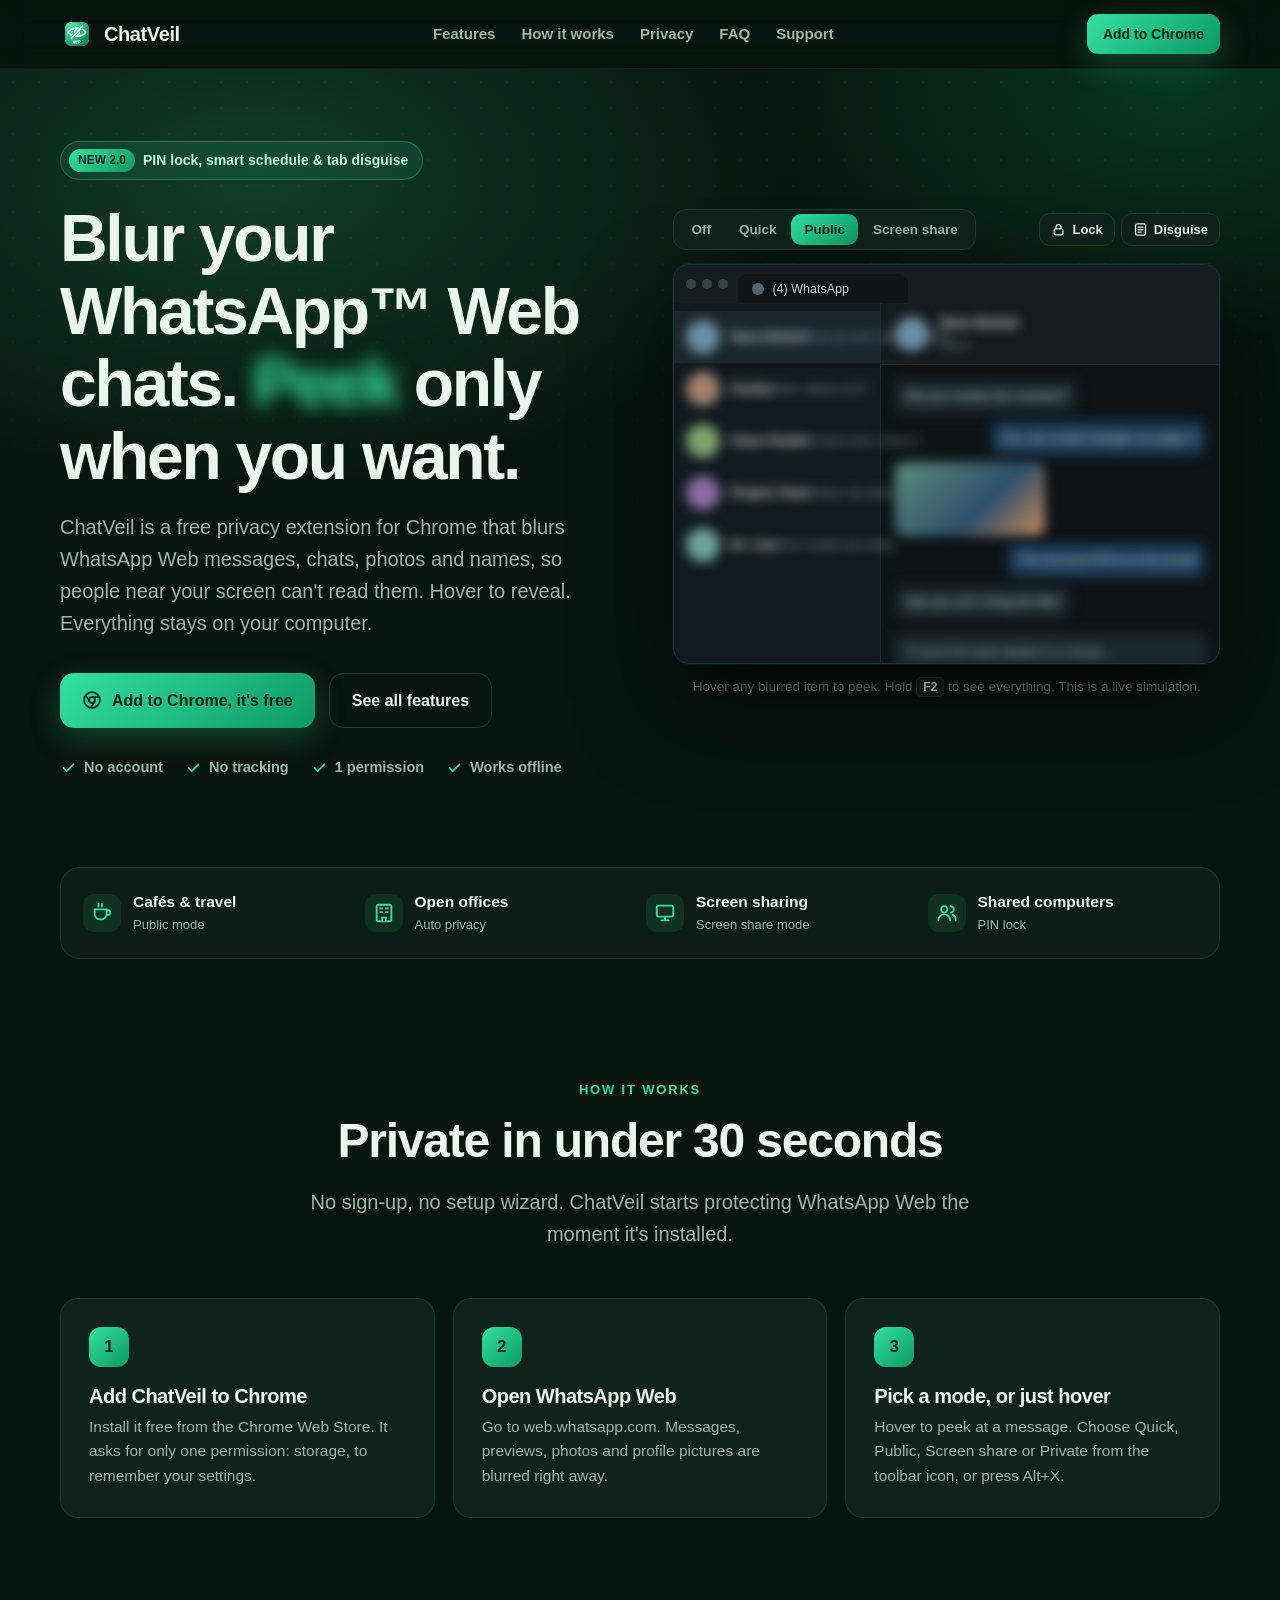
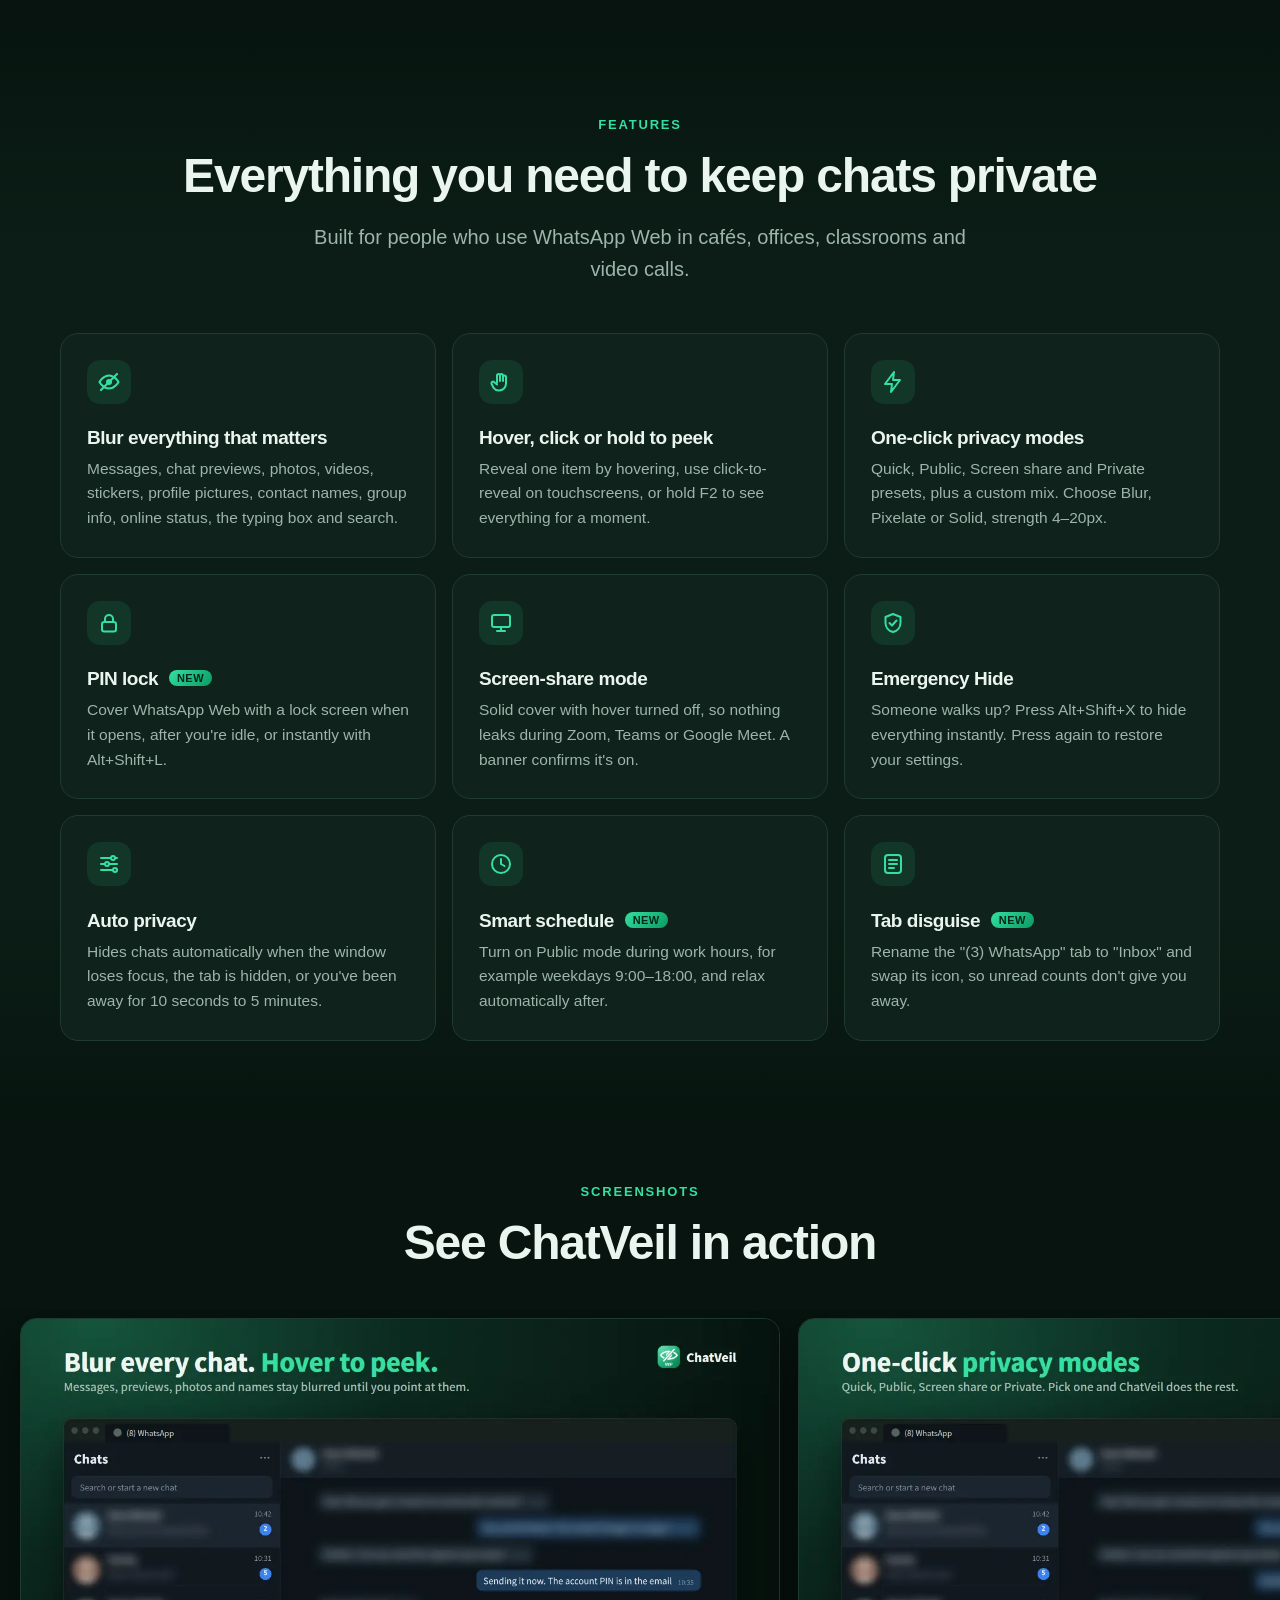
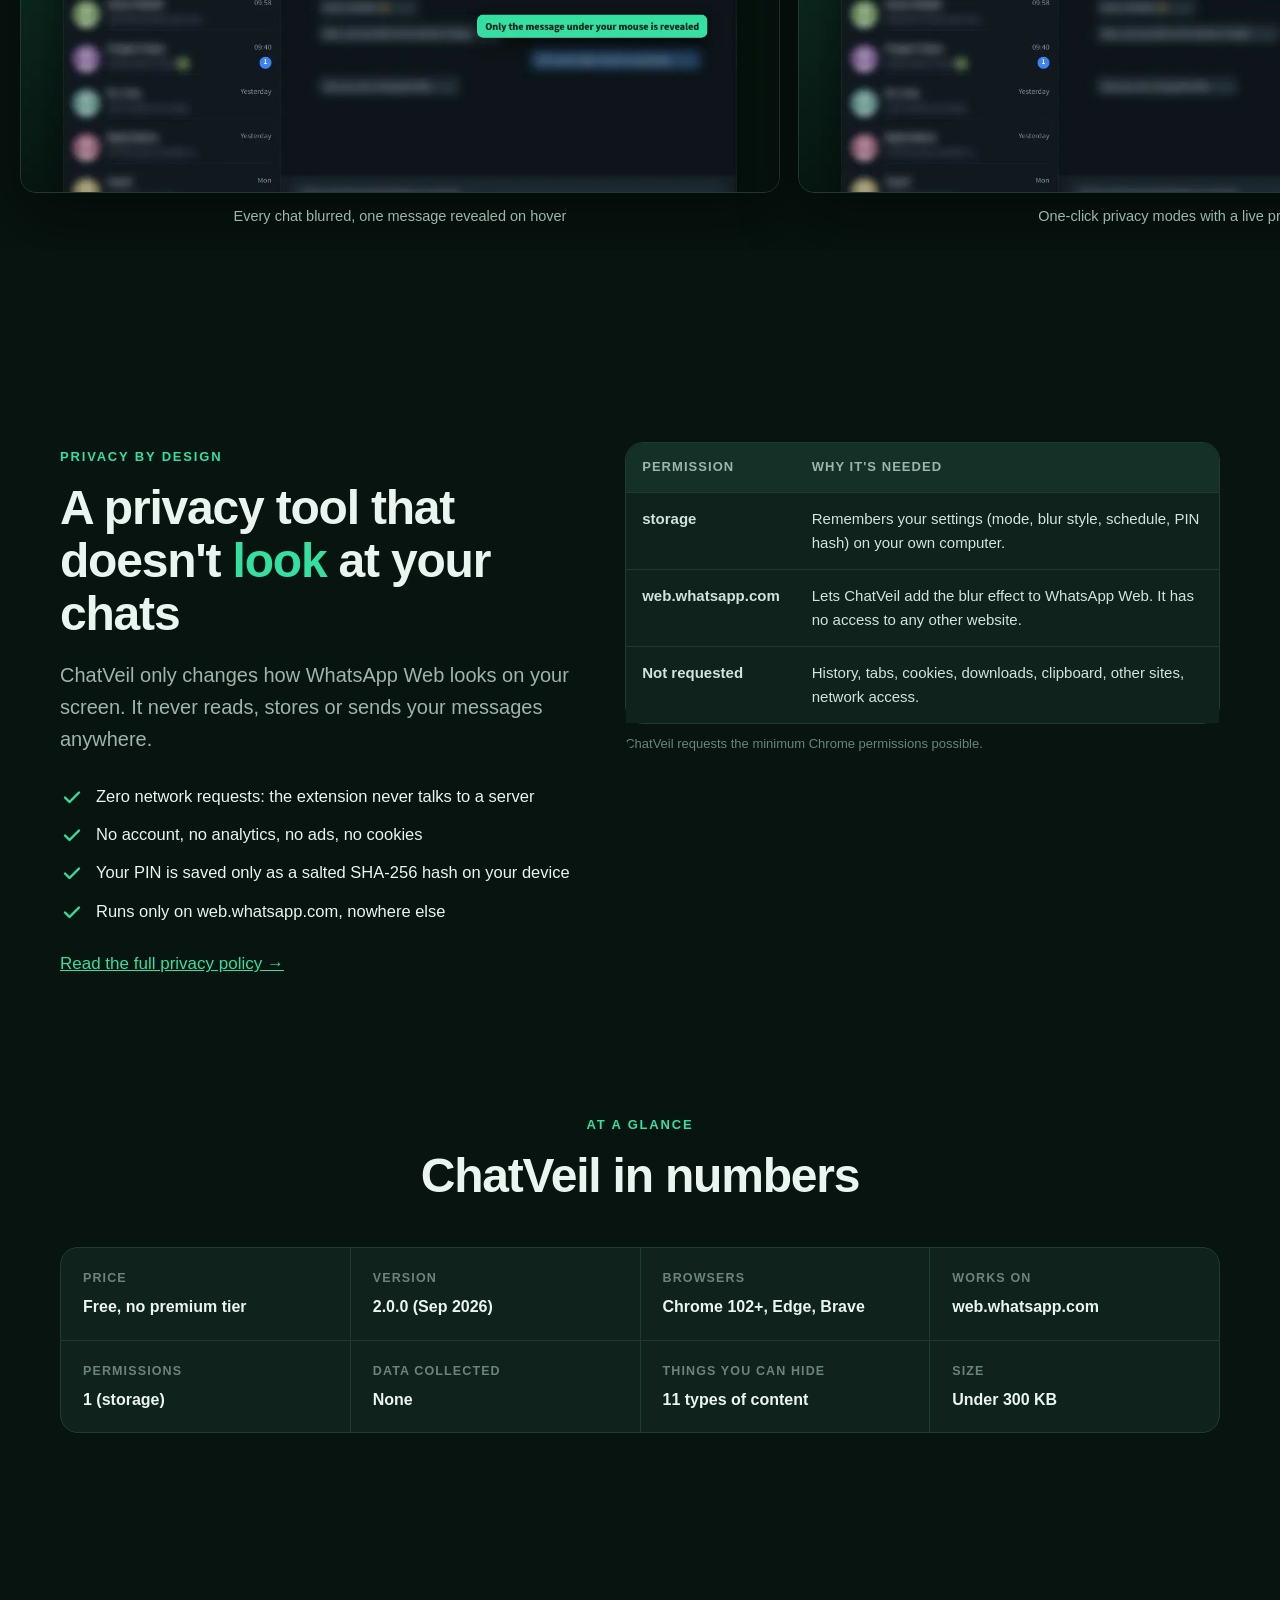
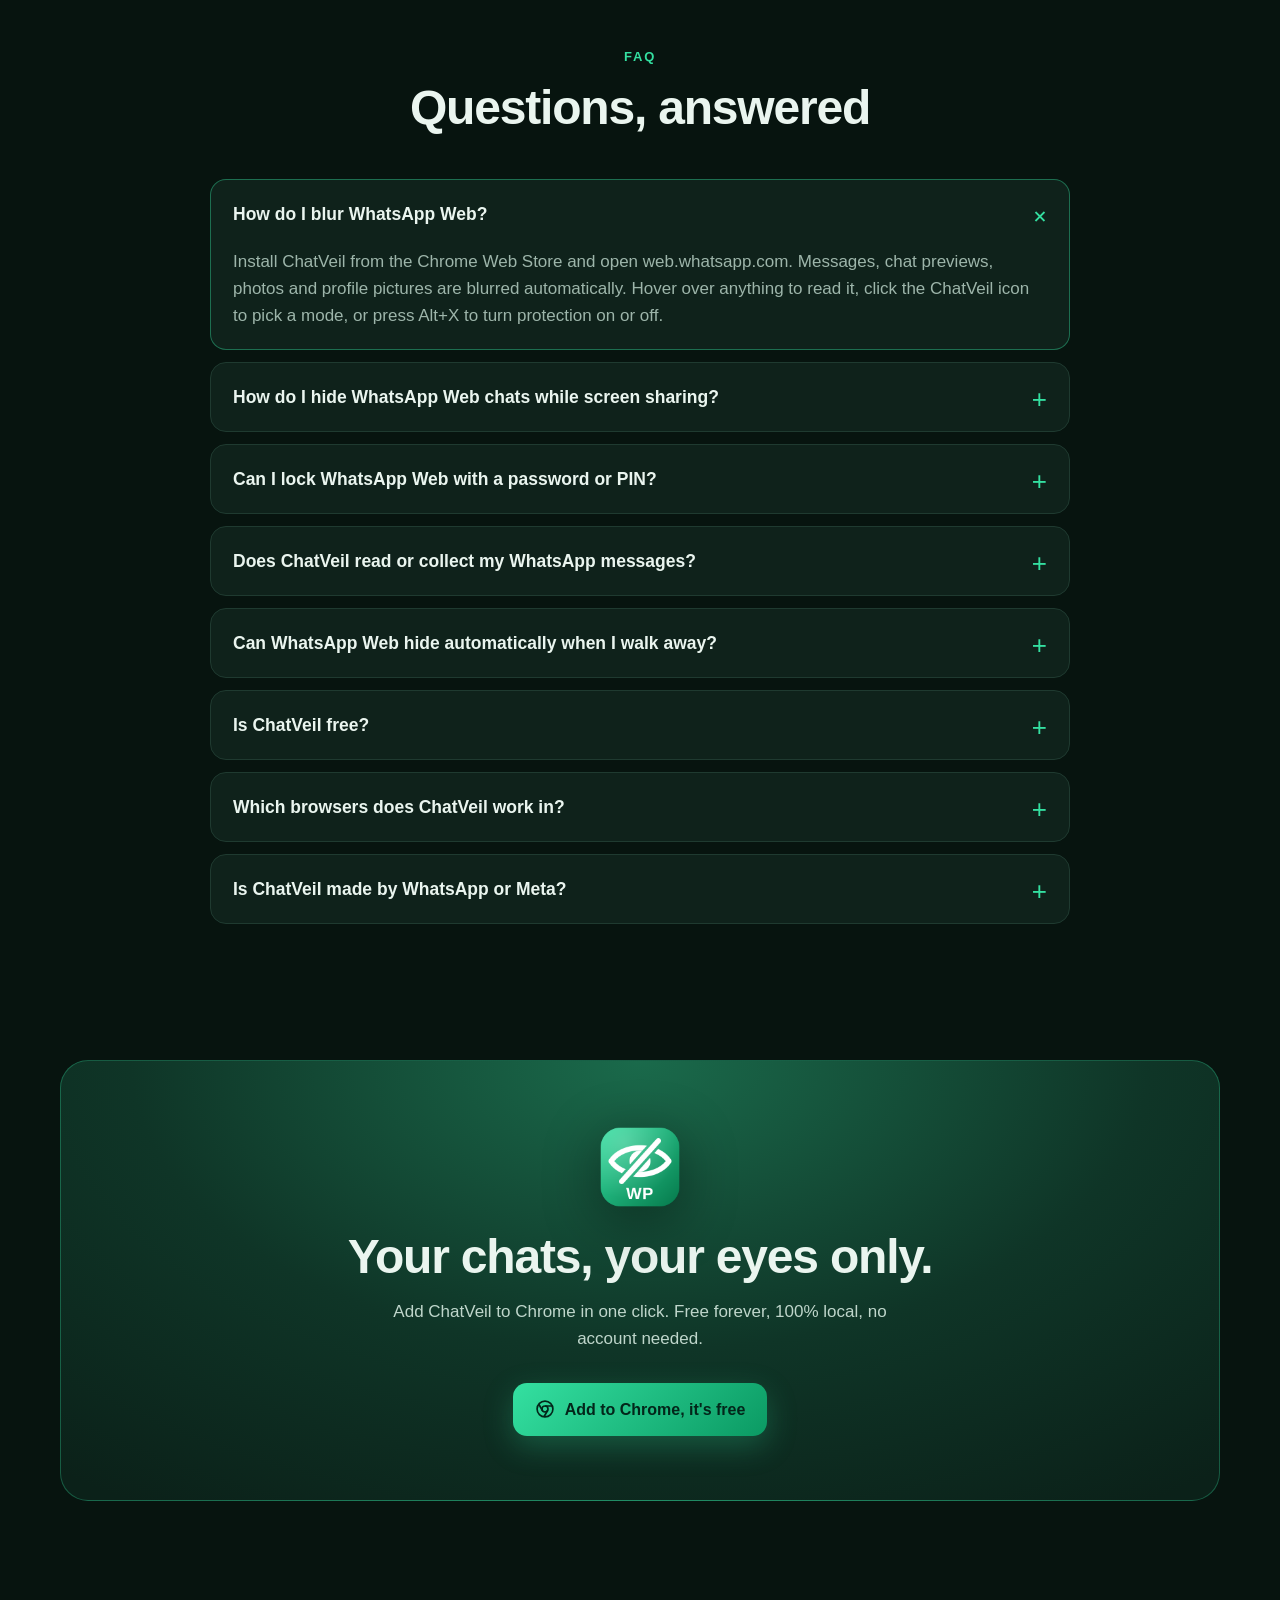
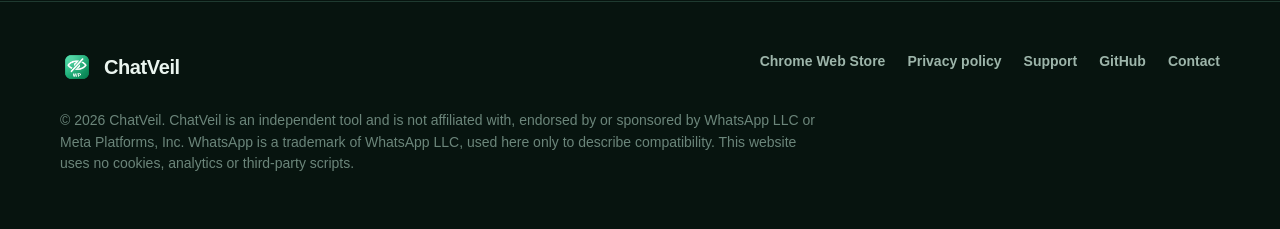
<file: index.html>
<!doctype html>
<html lang="en">
<head>
<meta charset="utf-8">
<meta name="viewport" content="width=device-width, initial-scale=1">
<title>ChatVeil – Privacy Blur Extension for WhatsApp™ Web (Free, 100% Local)</title>
<meta name="description" content="ChatVeil is a free Chrome extension that blurs WhatsApp™ Web messages, chats, photos and names. Hover to peek, PIN lock, screen-share mode. 100% local, no tracking.">
<link rel="canonical" href="https://sohaibsaqibai-dot.github.io/chatveil/">
<meta name="robots" content="index, follow, max-image-preview:large">
<meta name="theme-color" content="#07140F">
<link rel="icon" href="favicon.ico" sizes="any">
<link rel="icon" type="image/png" sizes="32x32" href="assets/favicon-32.png">
<link rel="apple-touch-icon" href="assets/apple-touch-icon.png">
<link rel="manifest" href="site.webmanifest">
<link rel="alternate" type="text/plain" title="LLM summary" href="llms.txt">

<meta property="og:type" content="website">
<meta property="og:site_name" content="ChatVeil">
<meta property="og:title" content="ChatVeil – Privacy Blur for WhatsApp™ Web">
<meta property="og:description" content="Blur WhatsApp Web chats, messages and photos. Hover to peek, PIN lock, screen-share mode. Free and 100% local.">
<meta property="og:url" content="https://sohaibsaqibai-dot.github.io/chatveil/">
<meta property="og:image" content="https://sohaibsaqibai-dot.github.io/chatveil/assets/og-image.png">
<meta property="og:image:width" content="1200">
<meta property="og:image:height" content="630">
<meta property="og:image:alt" content="ChatVeil: keep your WhatsApp Web chats private">
<meta name="twitter:card" content="summary_large_image">
<meta name="twitter:title" content="ChatVeil – Privacy Blur for WhatsApp™ Web">
<meta name="twitter:description" content="Blur WhatsApp Web chats, messages and photos. Hover to peek, PIN lock, screen-share mode. Free and 100% local.">
<meta name="twitter:image" content="https://sohaibsaqibai-dot.github.io/chatveil/assets/og-image.png">

<link rel="stylesheet" href="assets/site.css">

<script type="application/ld+json">
{
  "@context": "https://schema.org",
  "@graph": [
    {
      "@type": "Organization",
      "@id": "https://sohaibsaqibai-dot.github.io/chatveil/#org",
      "name": "ChatVeil",
      "url": "https://sohaibsaqibai-dot.github.io/chatveil/",
      "logo": "https://sohaibsaqibai-dot.github.io/chatveil/assets/logo-512.png",
      "email": "sohaibsaqibai@gmail.com",
      "contactPoint": { "@type": "ContactPoint", "contactType": "customer support", "email": "sohaibsaqibai@gmail.com", "url": "https://sohaibsaqibai-dot.github.io/chatveil/support.html" },
      "sameAs": [
        "https://chromewebstore.google.com/detail/eonoagiopcgfgbhfijjfhnohkobojclb",
        "https://github.com/sohaibsaqibai-dot/chatveil"
      ]
    },
    {
      "@type": "WebSite",
      "@id": "https://sohaibsaqibai-dot.github.io/chatveil/#website",
      "url": "https://sohaibsaqibai-dot.github.io/chatveil/",
      "name": "ChatVeil",
      "publisher": { "@id": "https://sohaibsaqibai-dot.github.io/chatveil/#org" },
      "inLanguage": "en"
    },
    {
      "@type": "SoftwareApplication",
      "@id": "https://sohaibsaqibai-dot.github.io/chatveil/#app",
      "name": "ChatVeil – Privacy Blur for WhatsApp™ Web",
      "alternateName": ["ChatVeil", "WhatsApp Privacy Blur"],
      "description": "Free Chrome extension that blurs WhatsApp Web messages, chat previews, photos, profile pictures and names so people near your screen can't read them. Includes hover-to-peek, PIN lock, screen-share mode, auto privacy, smart schedule and tab disguise. Runs 100% locally with no data collection.",
      "applicationCategory": "BrowserApplication",
      "applicationSubCategory": "Privacy",
      "operatingSystem": "Google Chrome 102+, Microsoft Edge, Brave (Chromium browsers)",
      "softwareVersion": "2.0.0",
      "dateModified": "2026-09-27",
      "url": "https://sohaibsaqibai-dot.github.io/chatveil/",
      "installUrl": "https://chromewebstore.google.com/detail/eonoagiopcgfgbhfijjfhnohkobojclb",
      "downloadUrl": "https://chromewebstore.google.com/detail/eonoagiopcgfgbhfijjfhnohkobojclb",
      "image": "https://sohaibsaqibai-dot.github.io/chatveil/assets/logo-512.png",
      "screenshot": [
        "https://sohaibsaqibai-dot.github.io/chatveil/assets/screenshots/screenshot-1.webp",
        "https://sohaibsaqibai-dot.github.io/chatveil/assets/screenshots/screenshot-3.webp",
        "https://sohaibsaqibai-dot.github.io/chatveil/assets/screenshots/screenshot-4.webp"
      ],
      "offers": { "@type": "Offer", "price": "0", "priceCurrency": "USD" },
      "isAccessibleForFree": true,
      "featureList": [
        "Blur WhatsApp Web messages, chat previews, photos, videos and stickers",
        "Blur profile pictures, contact names, group info and online status",
        "Hover, click or hold-a-key to reveal",
        "One-click modes: Quick, Public, Screen share, Private",
        "PIN lock screen for WhatsApp Web",
        "Emergency Hide shortcut (Alt+Shift+X)",
        "Auto privacy when you step away",
        "Smart schedule by day and time",
        "Tab disguise",
        "100% local, no account, no tracking"
      ],
      "permissions": "storage; host access to web.whatsapp.com only",
      "publisher": { "@id": "https://sohaibsaqibai-dot.github.io/chatveil/#org" }
    },
    {
      "@type": "FAQPage",
      "@id": "https://sohaibsaqibai-dot.github.io/chatveil/#faq",
      "mainEntity": [
        { "@type": "Question", "name": "How do I blur WhatsApp Web?",
          "acceptedAnswer": { "@type": "Answer", "text": "Install ChatVeil from the Chrome Web Store and open web.whatsapp.com. Messages, chat previews, photos and profile pictures are blurred automatically. Hover over anything to read it, click the ChatVeil icon to pick a mode, or press Alt+X to turn protection on or off." } },
        { "@type": "Question", "name": "How do I hide WhatsApp Web chats while screen sharing?",
          "acceptedAnswer": { "@type": "Answer", "text": "Choose Screen Share mode in ChatVeil before your Zoom, Teams or Google Meet call. It covers every chat, name and photo with a solid block and turns off hover-reveal so nothing slips out if your mouse passes over a chat. Hold F2 for a quick look; a banner confirms the mode is on." } },
        { "@type": "Question", "name": "Can I lock WhatsApp Web with a password or PIN?",
          "acceptedAnswer": { "@type": "Answer", "text": "Yes. In ChatVeil, open the Lock tab and set a 4–8 digit PIN. WhatsApp Web then shows a lock screen when it opens, after you are idle, or when you press Alt+Shift+L. The PIN is stored only as a salted SHA-256 hash on your own computer. It is a privacy screen for people nearby, not a replacement for locking your computer." } },
        { "@type": "Question", "name": "Does ChatVeil read or collect my WhatsApp messages?",
          "acceptedAnswer": { "@type": "Answer", "text": "No. ChatVeil only adds a visual blur to the WhatsApp Web page inside your browser. It never stores, copies or sends your messages, makes no network requests, and has no analytics. It uses one permission (storage, to remember your settings) and only runs on web.whatsapp.com." } },
        { "@type": "Question", "name": "Can WhatsApp Web hide automatically when I walk away?",
          "acceptedAnswer": { "@type": "Answer", "text": "Yes. Turn on Auto Privacy and ChatVeil hides everything when the window loses focus, the tab is hidden, or you have been inactive for 10 seconds to 5 minutes, then restores your view when you return. Alt+Shift+X is an instant Emergency Hide." } },
        { "@type": "Question", "name": "Is ChatVeil free?",
          "acceptedAnswer": { "@type": "Answer", "text": "Yes. ChatVeil is completely free, with no ads, no sign-up and no premium tier." } },
        { "@type": "Question", "name": "Which browsers does ChatVeil work in?",
          "acceptedAnswer": { "@type": "Answer", "text": "ChatVeil works in Google Chrome 102 or newer and in Chromium-based browsers that can install from the Chrome Web Store, such as Microsoft Edge and Brave. It works on WhatsApp Web (web.whatsapp.com), not the WhatsApp desktop or phone apps." } },
        { "@type": "Question", "name": "Is ChatVeil made by WhatsApp or Meta?",
          "acceptedAnswer": { "@type": "Answer", "text": "No. ChatVeil is an independent tool and is not affiliated with, endorsed by or sponsored by WhatsApp LLC or Meta Platforms, Inc. WhatsApp is a trademark of WhatsApp LLC." } }
      ]
    }
  ]
}
</script>

<style>
/* ---------- Hero ---------- */
.hero { position: relative; padding: 72px 0 88px; overflow: hidden; }
.hero::before { content: ""; position: absolute; inset: -20% -10% auto -10%; height: 900px; background: radial-gradient(50% 50% at 25% 30%, rgba(52,224,161,.20), transparent 70%), radial-gradient(40% 40% at 85% 20%, rgba(11,154,99,.25), transparent 70%); pointer-events: none; }
.hero::after { content: ""; position: absolute; inset: 0; background-image: radial-gradient(rgba(52,224,161,.08) 1.2px, transparent 1.3px); background-size: 26px 26px; mask-image: linear-gradient(180deg, #000, transparent 75%); -webkit-mask-image: linear-gradient(180deg, #000, transparent 75%); pointer-events: none; }
.hero .wrap { position: relative; z-index: 1; display: grid; grid-template-columns: 1.02fr 1fr; gap: 56px; align-items: center; }
.pill { display: inline-flex; align-items: center; gap: 8px; padding: 7px 14px 7px 8px; border-radius: 999px; background: rgba(52,224,161,.1); border: 1px solid rgba(52,224,161,.28); color: #BFF5DD; font-size: 14px; font-weight: 700; }
.pill b { white-space: nowrap; background: var(--grad); color: var(--on-accent); border-radius: 999px; padding: 2px 9px; font-size: 12px; }
.hero h1 { font-size: clamp(40px, 5.6vw, 66px); font-weight: 900; margin-top: 22px; letter-spacing: -0.035em; }
.hero h1 .veil { position: relative; display: inline-block; color: var(--accent); }
.hero h1 .veil span { filter: blur(9px); transition: filter .35s ease; }
.hero h1 .veil:hover span, .hero h1 .veil:focus span { filter: none; }
.hero .cta { display: flex; flex-wrap: wrap; gap: 14px; margin-top: 34px; }
.trust { display: flex; flex-wrap: wrap; gap: 8px 22px; margin-top: 28px; color: var(--muted); font-size: 14.5px; font-weight: 600; }
.trust span { display: inline-flex; align-items: center; gap: 7px; }
.trust svg { width: 17px; height: 17px; color: var(--accent); }

/* ---------- Interactive demo ---------- */
.demo { --blur: blur(6px); position: relative; }
.demo-controls { display: flex; flex-wrap: wrap; align-items: center; justify-content: space-between; gap: 10px; margin-bottom: 14px; }
.seg { display: inline-flex; gap: 2px; padding: 4px; border-radius: 13px; background: var(--surface); border: 1px solid var(--line); }
.seg button { border: 0; background: transparent; color: var(--muted); font: 700 13.5px var(--font); padding: 8px 13px; border-radius: 10px; cursor: pointer; }
.seg button[aria-pressed="true"] { background: var(--grad); color: var(--on-accent); }
.mini { display: flex; gap: 6px; }
.mini button { border: 1px solid var(--line); background: var(--surface); color: var(--text); font: 700 13px var(--font); padding: 8px 11px; border-radius: 11px; cursor: pointer; display: inline-flex; gap: 6px; align-items: center; }
.mini button:hover, .mini button[aria-pressed="true"] { border-color: var(--accent); color: var(--accent); }
.mini svg { width: 15px; height: 15px; }
.win { position: relative; border-radius: 16px; overflow: hidden; background: #0D1519; border: 1px solid #22313A; box-shadow: 0 40px 90px rgba(0,0,0,.55), 0 0 0 1px rgba(52,224,161,.06); font-size: 13.5px; }
.win-bar { display: flex; align-items: flex-end; gap: 10px; height: 38px; padding: 0 12px; background: #151D22; }
.win-bar .dots { display: flex; gap: 6px; align-self: center; }
.win-bar .dots i { width: 10px; height: 10px; border-radius: 50%; background: #33424B; }
.win-tab { display: flex; align-items: center; gap: 8px; height: 29px; padding: 0 14px; min-width: 170px; background: #0D1519; border-radius: 9px 9px 0 0; color: #CBD5DA; font-size: 12.5px; }
.win-tab i { width: 12px; height: 12px; border-radius: 50%; background: #55646C; }
.demo[data-disguise="1"] .win-tab i { border-radius: 3px; background: #8A90A2; }
.win-body { display: grid; grid-template-columns: 38% 1fr; height: 360px; }
.d-side { background: #111A20; border-right: 1px solid #1E2A31; padding: 8px 0; }
.d-row { display: flex; gap: 10px; align-items: center; padding: 9px 12px; }
.d-row.on { background: #1A252C; }
.av { width: 34px; height: 34px; border-radius: 50%; flex-shrink: 0; }
.d-row .t { min-width: 0; flex: 1; }
.d-row .n { font-weight: 700; font-size: 13px; color: #E4EAEE; white-space: nowrap; overflow: hidden; text-overflow: ellipsis; }
.d-row .p { color: #8C9AA3; font-size: 12px; white-space: nowrap; overflow: hidden; text-overflow: ellipsis; }
.d-main { display: flex; flex-direction: column; background: #0C1317; }
.d-head { display: flex; align-items: center; gap: 10px; padding: 9px 14px; background: #141C21; border-bottom: 1px solid #1E2A31; }
.d-head .n { font-weight: 700; font-size: 13.5px; }
.d-head .s { font-size: 11.5px; color: #7F8E97; }
.d-msgs { flex: 1; display: flex; flex-direction: column; gap: 7px; padding: 14px; }
.m { max-width: 78%; padding: 7px 10px; border-radius: 9px; background: #1B262D; color: #DCE4E8; align-self: flex-start; font-size: 12.8px; }
.m.o { align-self: flex-end; background: #1C3A57; }
.m.img { width: 150px; height: 74px; padding: 0; background: linear-gradient(135deg, #5B8C7B, #2F4F6B 60%, #C98B5B); }
.d-comp { margin: 0 12px 12px; padding: 9px 12px; border-radius: 9px; background: #1B262D; color: #AEB9BF; font-size: 12.5px; }
.v { transition: filter .12s ease-out; }
/* mode rules */
.demo[data-mode="quick"] .v-msg, .demo[data-mode="quick"] .v-prev, .demo[data-mode="quick"] .v-media,
.demo[data-mode="public"] .v, .demo[data-mode="screenshare"] .v { filter: var(--blur); cursor: pointer; }
.demo[data-mode="screenshare"] { --blur: blur(10px) brightness(.18) contrast(.3); }
.demo:not([data-mode="screenshare"]) .v:hover { filter: none; }
.demo.peek .v { filter: none !important; }
.ss-banner { position: absolute; top: 48px; left: 50%; transform: translateX(-50%); padding: 5px 12px; border-radius: 999px; background: var(--grad); color: var(--on-accent); font-size: 11.5px; font-weight: 800; white-space: nowrap; display: none; z-index: 2; }
.demo[data-mode="screenshare"] .ss-banner { display: block; }
.lock { position: absolute; inset: 38px 0 0; display: none; place-items: center; background: rgba(6,16,12,.72); backdrop-filter: blur(16px); -webkit-backdrop-filter: blur(16px); z-index: 3; }
.demo.locked .lock { display: grid; }
.lock form { width: 230px; padding: 20px; border-radius: 16px; background: #10221B; border: 1px solid #24382F; text-align: center; }
.lock img { width: 40px; height: 40px; margin: 0 auto 8px; }
.lock h3 { font-size: 16px; }
.lock p { margin: 4px 0 12px; font-size: 12px; color: var(--muted); }
.lock input { width: 100%; padding: 9px; border-radius: 10px; border: 1.5px solid #24382F; background: #0A1712; color: var(--text); font: 700 16px var(--font); letter-spacing: .5em; text-align: center; }
.lock input:focus { outline: none; border-color: var(--accent); }
.lock button { width: 100%; margin-top: 8px; padding: 9px; border: 0; border-radius: 10px; background: var(--grad); color: var(--on-accent); font: 800 14px var(--font); cursor: pointer; }
.lock .err { min-height: 16px; margin-top: 6px; font-size: 11.5px; color: #FF8A80; }
.demo-hint { margin-top: 12px; color: var(--faint); font-size: 13.5px; text-align: center; }
.demo-hint kbd { font: 700 12px var(--font); padding: 2px 6px; border-radius: 5px; background: var(--surface); border: 1px solid var(--line); color: var(--text); }

/* ---------- Use cases strip ---------- */
.uses { padding: 0 0 20px; }
.uses ul { list-style: none; margin: 0; padding: 22px; display: grid; grid-template-columns: repeat(4, 1fr); gap: 12px; border-radius: 20px; background: var(--bg-2); border: 1px solid var(--line); }
.uses li { display: flex; align-items: center; gap: 12px; font-weight: 700; font-size: 15.5px; }
.uses svg { width: 38px; height: 38px; padding: 8px; border-radius: 11px; background: rgba(52,224,161,.1); color: var(--accent); flex-shrink: 0; }
.uses small { display: block; color: var(--muted); font-weight: 500; font-size: 13px; }

/* ---------- Steps ---------- */
.steps { display: grid; grid-template-columns: repeat(3, 1fr); gap: 18px; margin-top: 48px; counter-reset: s; }
.step { position: relative; padding: 28px; border-radius: var(--radius); background: var(--surface); border: 1px solid var(--line); }
.step::before { counter-increment: s; content: counter(s); display: grid; place-items: center; width: 40px; height: 40px; border-radius: 12px; background: var(--grad); color: var(--on-accent); font-weight: 900; margin-bottom: 18px; }
.step h3 { font-size: 20px; }
.step p { margin: 8px 0 0; color: var(--muted); font-size: 15.5px; }

/* ---------- Features ---------- */
.features { background: linear-gradient(180deg, transparent, var(--bg-2) 20%, var(--bg-2) 80%, transparent); }
.grid { display: grid; grid-template-columns: repeat(3, 1fr); gap: 16px; margin-top: 48px; }
.card { padding: 26px; border-radius: var(--radius); background: var(--surface); border: 1px solid var(--line); transition: border-color .2s, transform .2s; }
.card:hover { border-color: rgba(52,224,161,.45); transform: translateY(-3px); }
.card svg { width: 44px; height: 44px; padding: 10px; border-radius: 13px; background: rgba(52,224,161,.1); color: var(--accent); }
.card h3 { font-size: 19px; margin-top: 16px; }
.card p { margin: 8px 0 0; color: var(--muted); font-size: 15.5px; }
.card .new { display: inline-block; margin-left: 6px; padding: 2px 8px; border-radius: 999px; background: var(--grad); color: var(--on-accent); font-size: 11px; font-weight: 800; vertical-align: 3px; letter-spacing: .04em; }

/* ---------- Gallery ---------- */
.gallery { display: flex; gap: 18px; overflow-x: auto; scroll-snap-type: x mandatory; padding: 8px 20px 22px; margin-top: 40px; scrollbar-width: thin; scrollbar-color: var(--line) transparent; }
.gallery figure { flex: 0 0 min(760px, 86vw); margin: 0; scroll-snap-align: center; }
.gallery img { width: 100%; height: auto; border-radius: 16px; border: 1px solid var(--line); box-shadow: 0 24px 60px rgba(0,0,0,.45); }
.gallery figcaption { margin-top: 12px; color: var(--muted); font-size: 14.5px; text-align: center; }

/* ---------- Privacy ---------- */
.privacy-grid { display: grid; grid-template-columns: 1fr 1.15fr; gap: 48px; align-items: start; }
.promise { list-style: none; padding: 0; margin: 28px 0 0; display: grid; gap: 12px; }
.promise li { display: flex; gap: 12px; align-items: flex-start; font-size: 16.5px; }
.promise svg { width: 24px; height: 24px; color: var(--accent); flex-shrink: 0; margin-top: 2px; }
table { width: 100%; border-collapse: separate; border-spacing: 0; border: 1px solid var(--line); border-radius: var(--radius); overflow: hidden; font-size: 15px; }
th, td { text-align: left; padding: 14px 16px; border-bottom: 1px solid var(--line); vertical-align: top; }
th { background: var(--surface-2); font-size: 13px; text-transform: uppercase; letter-spacing: .08em; color: var(--muted); }
tr:last-child td { border-bottom: 0; }
td:first-child { font-weight: 700; white-space: nowrap; }
td { background: var(--surface); color: #D3E4DC; }
caption { caption-side: bottom; padding-top: 10px; color: var(--faint); font-size: 13px; text-align: left; }

/* ---------- Facts ---------- */
.facts { display: grid; grid-template-columns: repeat(4, 1fr); gap: 1px; margin-top: 44px; background: var(--line); border: 1px solid var(--line); border-radius: var(--radius); overflow: hidden; }
.facts div { background: var(--surface); padding: 20px 22px; }
.facts dt { color: var(--faint); font-size: 12.5px; text-transform: uppercase; letter-spacing: .09em; font-weight: 700; }
.facts dd { margin: 6px 0 0; font-weight: 750; font-size: 16px; }

/* ---------- FAQ ---------- */
.faq { max-width: 860px; margin: 44px auto 0; display: grid; gap: 12px; }
.faq details { border-radius: 16px; background: var(--surface); border: 1px solid var(--line); padding: 0 22px; }
.faq details[open] { border-color: rgba(52,224,161,.4); }
.faq summary { cursor: pointer; list-style: none; padding: 20px 34px 20px 0; font-weight: 750; font-size: 17.5px; position: relative; }
.faq summary::-webkit-details-marker { display: none; }
.faq summary::after { content: "+"; position: absolute; right: 0; top: 16px; font-size: 26px; font-weight: 400; color: var(--accent); transition: transform .2s; }
.faq details[open] summary::after { transform: rotate(45deg); }
.faq details p { margin: 0 0 20px; color: var(--muted); }

/* ---------- Final CTA ---------- */
.final { padding: 40px 0 100px; }
.final .box { position: relative; overflow: hidden; padding: 64px 40px; border-radius: 28px; text-align: center; background: radial-gradient(80% 120% at 50% 0%, #1A6A4B 0%, #0F3527 55%, #0B2119 100%); border: 1px solid rgba(52,224,161,.3); }
.final img { width: 84px; height: 84px; margin: 0 auto 22px; filter: drop-shadow(0 12px 28px rgba(0,0,0,.4)); }
.final p { color: #BFD6CB; margin: 14px auto 30px; max-width: 520px; }

@media (max-width: 980px) {
  .hero .wrap, .privacy-grid { grid-template-columns: 1fr; }
  .grid { grid-template-columns: 1fr 1fr; }
  .uses ul, .facts { grid-template-columns: 1fr 1fr; }
}
@media (max-width: 640px) {
  .grid, .steps, .uses ul { grid-template-columns: 1fr; }
  .facts { grid-template-columns: 1fr 1fr; }
  .win-body { grid-template-columns: 1fr; height: auto; }
  .d-side { display: none; }
  .d-msgs { min-height: 250px; }
  td:first-child { white-space: normal; }
  .final .box { padding: 48px 22px; }
}
</style>
</head>
<body>
<a class="skip" href="#main">Skip to content</a>

<svg width="0" height="0" style="position:absolute" aria-hidden="true">
  <defs>
    <symbol id="i-check" viewBox="0 0 24 24"><path d="m5 12.5 4.5 4.5L19 7.5" fill="none" stroke="currentColor" stroke-width="2.4" stroke-linecap="round" stroke-linejoin="round"/></symbol>
    <symbol id="i-chrome" viewBox="0 0 24 24"><circle cx="12" cy="12" r="9.5" fill="none" stroke="currentColor" stroke-width="2"/><circle cx="12" cy="12" r="3.6" fill="none" stroke="currentColor" stroke-width="2"/><path d="M12 8.4h8.6M8.9 13.8 4.6 6.3M15.1 13.8 10.8 21.3" stroke="currentColor" stroke-width="2"/></symbol>
    <symbol id="i-eyeoff" viewBox="0 0 24 24"><path d="M2.5 12S6 5.5 12 5.5 21.5 12 21.5 12 18 18.5 12 18.5 2.5 12 2.5 12Z" fill="none" stroke="currentColor" stroke-width="2"/><circle cx="12" cy="12" r="3" fill="currentColor"/><path d="M4 20 20 4" stroke="currentColor" stroke-width="2.2" stroke-linecap="round"/></symbol>
    <symbol id="i-lock" viewBox="0 0 24 24"><rect x="5" y="11" width="14" height="9.5" rx="2.2" fill="none" stroke="currentColor" stroke-width="2"/><path d="M8 11V8a4 4 0 0 1 8 0v3" fill="none" stroke="currentColor" stroke-width="2"/></symbol>
    <symbol id="i-screen" viewBox="0 0 24 24"><rect x="3" y="4" width="18" height="12" rx="2" fill="none" stroke="currentColor" stroke-width="2"/><path d="M8 20h8M12 16v4" stroke="currentColor" stroke-width="2" stroke-linecap="round"/></symbol>
    <symbol id="i-cafe" viewBox="0 0 24 24"><path d="M4 8h13v5a6 6 0 0 1-6 6h-1a6 6 0 0 1-6-6zM17 9h1.5a2.5 2.5 0 0 1 0 5H17M8 2v3M12 2v3" fill="none" stroke="currentColor" stroke-width="2" stroke-linecap="round"/></symbol>
    <symbol id="i-office" viewBox="0 0 24 24"><rect x="4" y="3" width="16" height="18" rx="2" fill="none" stroke="currentColor" stroke-width="2"/><path d="M8 7h2M14 7h2M8 11h2M14 11h2M10 21v-4h4v4" stroke="currentColor" stroke-width="2" stroke-linecap="round"/></symbol>
    <symbol id="i-users" viewBox="0 0 24 24"><circle cx="9" cy="8" r="3.5" fill="none" stroke="currentColor" stroke-width="2"/><path d="M2.5 20a6.5 6.5 0 0 1 13 0M16 4.5a3.5 3.5 0 0 1 0 7M18 14a6 6 0 0 1 3.5 6" fill="none" stroke="currentColor" stroke-width="2" stroke-linecap="round"/></symbol>
    <symbol id="i-bolt" viewBox="0 0 24 24"><path d="M13 2 4 14h7l-1 8 9-12h-7z" fill="none" stroke="currentColor" stroke-width="2" stroke-linejoin="round"/></symbol>
    <symbol id="i-clock" viewBox="0 0 24 24"><circle cx="12" cy="12" r="9" fill="none" stroke="currentColor" stroke-width="2"/><path d="M12 7v5l3.5 2" fill="none" stroke="currentColor" stroke-width="2" stroke-linecap="round"/></symbol>
    <symbol id="i-mask" viewBox="0 0 24 24"><rect x="4" y="3" width="16" height="18" rx="3" fill="none" stroke="currentColor" stroke-width="2"/><path d="M8 8h8M8 12h8M8 16h5" stroke="currentColor" stroke-width="2" stroke-linecap="round"/></symbol>
    <symbol id="i-hand" viewBox="0 0 24 24"><path d="M8 13V5.5a1.5 1.5 0 0 1 3 0V11m0-5.5a1.5 1.5 0 0 1 3 0V11m0-4a1.5 1.5 0 0 1 3 0v6.5a7 7 0 0 1-7 7h-.5a6 6 0 0 1-4.7-2.3L2.6 14a1.6 1.6 0 0 1 2.4-2l3 2.5" fill="none" stroke="currentColor" stroke-width="2" stroke-linecap="round" stroke-linejoin="round"/></symbol>
    <symbol id="i-sliders" viewBox="0 0 24 24"><path d="M4 6h10M18 6h2M4 12h4M12 12h8M4 18h12M20 18h0" stroke="currentColor" stroke-width="2" stroke-linecap="round"/><circle cx="16" cy="6" r="2" fill="none" stroke="currentColor" stroke-width="2"/><circle cx="10" cy="12" r="2" fill="none" stroke="currentColor" stroke-width="2"/><circle cx="18" cy="18" r="2" fill="none" stroke="currentColor" stroke-width="2"/></symbol>
    <symbol id="i-shield" viewBox="0 0 24 24"><path d="M12 3 4.5 6v6c0 4.4 3.2 8 7.5 9 4.3-1 7.5-4.6 7.5-9V6z" fill="none" stroke="currentColor" stroke-width="2" stroke-linejoin="round"/><path d="m8.5 12 2.5 2.5 4.5-5" fill="none" stroke="currentColor" stroke-width="2" stroke-linecap="round" stroke-linejoin="round"/></symbol>
    <symbol id="i-key" viewBox="0 0 24 24"><rect x="2.5" y="6" width="19" height="12" rx="2.5" fill="none" stroke="currentColor" stroke-width="2"/><path d="M6.5 10h1M10.5 10h1M14.5 10h1M8 14h8" stroke="currentColor" stroke-width="2" stroke-linecap="round"/></symbol>
  </defs>
</svg>

<header class="nav">
  <div class="wrap">
    <a class="logo" href="./" aria-label="ChatVeil home"><img src="assets/icon-128.png" alt="" width="34" height="34">ChatVeil</a>
    <nav aria-label="Main">
      <ul>
        <li><a href="#features">Features</a></li>
        <li><a href="#how">How it works</a></li>
        <li><a href="#privacy">Privacy</a></li>
        <li><a href="#faq">FAQ</a></li>
        <li><a href="support.html">Support</a></li>
      </ul>
    </nav>
    <a class="btn btn-primary btn-sm" href="https://chromewebstore.google.com/detail/eonoagiopcgfgbhfijjfhnohkobojclb" rel="noopener">Add to Chrome</a>
  </div>
</header>

<main id="main">
  <!-- HERO -->
  <section class="hero" aria-labelledby="hero-title">
    <div class="wrap">
      <div>
        <span class="pill"><b>NEW 2.0</b> PIN lock, smart schedule &amp; tab disguise</span>
        <h1 id="hero-title">Blur your WhatsApp™&nbsp;Web chats. <span class="veil" tabindex="0"><span>Peek</span></span> only when you want.</h1>
        <p class="lead">ChatVeil is a free privacy extension for Chrome that blurs WhatsApp Web messages, chats, photos and names, so people near your screen can't read them. Hover to reveal. Everything stays on your computer.</p>
        <div class="cta">
          <a class="btn btn-primary" href="https://chromewebstore.google.com/detail/eonoagiopcgfgbhfijjfhnohkobojclb" rel="noopener"><svg><use href="#i-chrome"/></svg>Add to Chrome, it's free</a>
          <a class="btn btn-ghost" href="#features">See all features</a>
        </div>
        <div class="trust">
          <span><svg><use href="#i-check"/></svg>No account</span>
          <span><svg><use href="#i-check"/></svg>No tracking</span>
          <span><svg><use href="#i-check"/></svg>1 permission</span>
          <span><svg><use href="#i-check"/></svg>Works offline</span>
        </div>
      </div>

      <!-- Live demo: this is a simulation, not WhatsApp -->
      <div class="demo" id="demo" data-mode="public" data-disguise="0" aria-label="Interactive ChatVeil demo">
        <div class="demo-controls">
          <div class="seg" role="group" aria-label="Privacy mode">
            <button type="button" data-mode="off" aria-pressed="false">Off</button>
            <button type="button" data-mode="quick" aria-pressed="false">Quick</button>
            <button type="button" data-mode="public" aria-pressed="true">Public</button>
            <button type="button" data-mode="screenshare" aria-pressed="false">Screen share</button>
          </div>
          <div class="mini">
            <button type="button" id="dLock" aria-label="Try the PIN lock"><svg><use href="#i-lock"/></svg>Lock</button>
            <button type="button" id="dMask" aria-pressed="false" aria-label="Disguise the tab title"><svg><use href="#i-mask"/></svg>Disguise</button>
          </div>
        </div>
        <div class="win">
          <div class="win-bar"><span class="dots"><i></i><i></i><i></i></span><span class="win-tab"><i></i><span id="dTitle">(4) WhatsApp</span></span></div>
          <div class="win-body">
            <div class="d-side">
              <div class="d-row on"><span class="av v v-av" style="background:#6C8FA3"></span><span class="t"><span class="n v v-name">Sara Ahmed</span><span class="p v v-prev">See you at 6, bring the files</span></span></div>
              <div class="d-row"><span class="av v v-av" style="background:#A3806C"></span><span class="t"><span class="n v v-name">Family</span><span class="p v v-prev">Mom: dinner at 8?</span></span></div>
              <div class="d-row"><span class="av v v-av" style="background:#7FA36C"></span><span class="t"><span class="n v v-name">Omar Khalid</span><span class="p v v-prev">Invoice sent, check it</span></span></div>
              <div class="d-row"><span class="av v v-av" style="background:#8C6CA3"></span><span class="t"><span class="n v v-name">Project Team</span><span class="p v v-prev">Aisha: the deck is final</span></span></div>
              <div class="d-row"><span class="av v v-av" style="background:#6CA39A"></span><span class="t"><span class="n v v-name">Dr. Lina</span><span class="p v v-prev">Your results are ready</span></span></div>
            </div>
            <div class="d-main">
              <div class="d-head"><span class="av v v-av" style="background:#6C8FA3"></span><span><span class="n v v-name" style="display:block">Sara Ahmed</span><span class="s v v-status">online</span></span></div>
              <div class="d-msgs">
                <div class="m v v-msg">Did you review the contract?</div>
                <div class="m o v v-msg">Yes, two small changes on page 3</div>
                <div class="m img v v-media" role="img" aria-label="Shared photo"></div>
                <div class="m o v v-msg">The account PIN is in the email</div>
                <div class="m v v-msg">See you at 6, bring the files</div>
              </div>
              <div class="d-comp v v-comp">I'll send the bank details in a minute…</div>
            </div>
          </div>
          <span class="ss-banner">ChatVeil · Screen Share Mode, chats hidden</span>
          <div class="lock">
            <form id="dLockForm">
              <img src="assets/icon-128.png" alt="">
              <h3>Chats locked</h3>
              <p>Demo PIN: <strong>1234</strong></p>
              <input type="password" inputmode="numeric" maxlength="8" aria-label="PIN" autocomplete="off">
              <button type="submit">Unlock</button>
              <div class="err" aria-live="polite"></div>
            </form>
          </div>
        </div>
        <p class="demo-hint">Hover any blurred item to peek. Hold <kbd>F2</kbd> to see everything. This is a live simulation.</p>
      </div>
    </div>
  </section>

  <!-- USE CASES -->
  <div class="uses">
    <div class="wrap">
      <ul>
        <li><svg><use href="#i-cafe"/></svg><span>Cafés &amp; travel<small>Public mode</small></span></li>
        <li><svg><use href="#i-office"/></svg><span>Open offices<small>Auto privacy</small></span></li>
        <li><svg><use href="#i-screen"/></svg><span>Screen sharing<small>Screen share mode</small></span></li>
        <li><svg><use href="#i-users"/></svg><span>Shared computers<small>PIN lock</small></span></li>
      </ul>
    </div>
  </div>

  <!-- HOW -->
  <section id="how" aria-labelledby="how-title">
    <div class="wrap center">
      <span class="eyebrow">How it works</span>
      <h2 id="how-title">Private in under 30 seconds</h2>
      <p class="lead">No sign-up, no setup wizard. ChatVeil starts protecting WhatsApp Web the moment it's installed.</p>
      <div class="steps" style="text-align:left">
        <div class="step"><h3>Add ChatVeil to Chrome</h3><p>Install it free from the Chrome Web Store. It asks for only one permission: storage, to remember your settings.</p></div>
        <div class="step"><h3>Open WhatsApp Web</h3><p>Go to web.whatsapp.com. Messages, previews, photos and profile pictures are blurred right away.</p></div>
        <div class="step"><h3>Pick a mode, or just hover</h3><p>Hover to peek at a message. Choose Quick, Public, Screen share or Private from the toolbar icon, or press Alt+X.</p></div>
      </div>
    </div>
  </section>

  <!-- FEATURES -->
  <section id="features" class="features" aria-labelledby="feat-title">
    <div class="wrap">
      <div class="center">
        <span class="eyebrow">Features</span>
        <h2 id="feat-title">Everything you need to keep chats private</h2>
        <p class="lead">Built for people who use WhatsApp Web in cafés, offices, classrooms and video calls.</p>
      </div>
      <div class="grid">
        <article class="card"><svg><use href="#i-eyeoff"/></svg><h3>Blur everything that matters</h3><p>Messages, chat previews, photos, videos, stickers, profile pictures, contact names, group info, online status, the typing box and search.</p></article>
        <article class="card"><svg><use href="#i-hand"/></svg><h3>Hover, click or hold to peek</h3><p>Reveal one item by hovering, use click-to-reveal on touchscreens, or hold F2 to see everything for a moment.</p></article>
        <article class="card"><svg><use href="#i-bolt"/></svg><h3>One-click privacy modes</h3><p>Quick, Public, Screen share and Private presets, plus a custom mix. Choose Blur, Pixelate or Solid, strength 4–20px.</p></article>
        <article class="card"><svg><use href="#i-lock"/></svg><h3>PIN lock <span class="new">NEW</span></h3><p>Cover WhatsApp Web with a lock screen when it opens, after you're idle, or instantly with Alt+Shift+L.</p></article>
        <article class="card"><svg><use href="#i-screen"/></svg><h3>Screen-share mode</h3><p>Solid cover with hover turned off, so nothing leaks during Zoom, Teams or Google Meet. A banner confirms it's on.</p></article>
        <article class="card"><svg><use href="#i-shield"/></svg><h3>Emergency Hide</h3><p>Someone walks up? Press Alt+Shift+X to hide everything instantly. Press again to restore your settings.</p></article>
        <article class="card"><svg><use href="#i-sliders"/></svg><h3>Auto privacy</h3><p>Hides chats automatically when the window loses focus, the tab is hidden, or you've been away for 10 seconds to 5 minutes.</p></article>
        <article class="card"><svg><use href="#i-clock"/></svg><h3>Smart schedule <span class="new">NEW</span></h3><p>Turn on Public mode during work hours, for example weekdays 9:00–18:00, and relax automatically after.</p></article>
        <article class="card"><svg><use href="#i-mask"/></svg><h3>Tab disguise <span class="new">NEW</span></h3><p>Rename the "(3) WhatsApp" tab to "Inbox" and swap its icon, so unread counts don't give you away.</p></article>
      </div>
    </div>
  </section>

  <!-- GALLERY -->
  <section aria-labelledby="gal-title" style="padding-top:40px">
    <div class="wrap center">
      <span class="eyebrow">Screenshots</span>
      <h2 id="gal-title">See ChatVeil in action</h2>
    </div>
    <div class="gallery" tabindex="0" aria-label="Screenshot gallery, scroll sideways">
      <figure><img src="assets/screenshots/screenshot-1.webp" width="1280" height="800" loading="lazy" alt="WhatsApp Web chats blurred by ChatVeil with one message revealed on hover"><figcaption>Every chat blurred, one message revealed on hover</figcaption></figure>
      <figure><img src="assets/screenshots/screenshot-2.webp" width="1280" height="800" loading="lazy" alt="ChatVeil popup showing Quick, Public, Screen share and Private modes"><figcaption>One-click privacy modes with a live preview</figcaption></figure>
      <figure><img src="assets/screenshots/screenshot-3.webp" width="1280" height="800" loading="lazy" alt="ChatVeil PIN lock screen covering WhatsApp Web"><figcaption>PIN lock covers your chats when you step away</figcaption></figure>
      <figure><img src="assets/screenshots/screenshot-4.webp" width="1280" height="800" loading="lazy" alt="ChatVeil Screen Share Mode hiding all WhatsApp Web content with a solid cover"><figcaption>Screen-share mode for Zoom, Teams and Meet</figcaption></figure>
      <figure><img src="assets/screenshots/screenshot-5.webp" width="1280" height="800" loading="lazy" alt="ChatVeil auto privacy and smart schedule settings with the browser tab disguised as Inbox"><figcaption>Auto privacy, smart schedule and tab disguise</figcaption></figure>
    </div>
  </section>

  <!-- PRIVACY -->
  <section id="privacy" aria-labelledby="priv-title">
    <div class="wrap privacy-grid">
      <div>
        <span class="eyebrow">Privacy by design</span>
        <h2 id="priv-title">A privacy tool that doesn't <span class="accent">look</span> at your chats</h2>
        <p class="lead">ChatVeil only changes how WhatsApp Web looks on your screen. It never reads, stores or sends your messages anywhere.</p>
        <ul class="promise">
          <li><svg><use href="#i-check"/></svg>Zero network requests: the extension never talks to a server</li>
          <li><svg><use href="#i-check"/></svg>No account, no analytics, no ads, no cookies</li>
          <li><svg><use href="#i-check"/></svg>Your PIN is saved only as a salted SHA-256 hash on your device</li>
          <li><svg><use href="#i-check"/></svg>Runs only on web.whatsapp.com, nowhere else</li>
        </ul>
        <p style="margin-top:26px"><a href="privacy.html">Read the full privacy policy →</a></p>
      </div>
      <table>
        <caption>ChatVeil requests the minimum Chrome permissions possible.</caption>
        <thead><tr><th scope="col">Permission</th><th scope="col">Why it's needed</th></tr></thead>
        <tbody>
          <tr><td>storage</td><td>Remembers your settings (mode, blur style, schedule, PIN hash) on your own computer.</td></tr>
          <tr><td>web.whatsapp.com</td><td>Lets ChatVeil add the blur effect to WhatsApp Web. It has no access to any other website.</td></tr>
          <tr><td>Not requested</td><td>History, tabs, cookies, downloads, clipboard, other sites, network access.</td></tr>
        </tbody>
      </table>
    </div>
  </section>

  <!-- FACTS -->
  <section aria-labelledby="facts-title" style="padding-top:20px">
    <div class="wrap">
      <div class="center">
        <span class="eyebrow">At a glance</span>
        <h2 id="facts-title">ChatVeil in numbers</h2>
      </div>
      <dl class="facts">
        <div><dt>Price</dt><dd>Free, no premium tier</dd></div>
        <div><dt>Version</dt><dd>2.0.0 (Sep 2026)</dd></div>
        <div><dt>Browsers</dt><dd>Chrome 102+, Edge, Brave</dd></div>
        <div><dt>Works on</dt><dd>web.whatsapp.com</dd></div>
        <div><dt>Permissions</dt><dd>1 (storage)</dd></div>
        <div><dt>Data collected</dt><dd>None</dd></div>
        <div><dt>Things you can hide</dt><dd>11 types of content</dd></div>
        <div><dt>Size</dt><dd>Under 300 KB</dd></div>
      </dl>
    </div>
  </section>

  <!-- FAQ -->
  <section id="faq" aria-labelledby="faq-title">
    <div class="wrap">
      <div class="center">
        <span class="eyebrow">FAQ</span>
        <h2 id="faq-title">Questions, answered</h2>
      </div>
      <div class="faq">
        <details open><summary>How do I blur WhatsApp Web?</summary><p>Install ChatVeil from the Chrome Web Store and open web.whatsapp.com. Messages, chat previews, photos and profile pictures are blurred automatically. Hover over anything to read it, click the ChatVeil icon to pick a mode, or press Alt+X to turn protection on or off.</p></details>
        <details><summary>How do I hide WhatsApp Web chats while screen sharing?</summary><p>Choose Screen Share mode in ChatVeil before your Zoom, Teams or Google Meet call. It covers every chat, name and photo with a solid block and turns off hover-reveal, so nothing slips out if your mouse passes over a chat. Hold F2 for a quick look; a banner confirms the mode is on.</p></details>
        <details><summary>Can I lock WhatsApp Web with a password or PIN?</summary><p>Yes. Open ChatVeil → Lock and set a 4–8 digit PIN. WhatsApp Web then shows a lock screen when it opens, after you're idle, or when you press Alt+Shift+L. The PIN is stored only as a salted SHA-256 hash on your own computer. It's a privacy screen for people nearby, not a replacement for locking your computer.</p></details>
        <details><summary>Does ChatVeil read or collect my WhatsApp messages?</summary><p>No. ChatVeil only adds a visual blur to the WhatsApp Web page inside your browser. It never stores, copies or sends your messages, makes no network requests, and has no analytics. It uses one permission (storage, to remember your settings) and only runs on web.whatsapp.com.</p></details>
        <details><summary>Can WhatsApp Web hide automatically when I walk away?</summary><p>Yes. Turn on Auto Privacy and ChatVeil hides everything when the window loses focus, the tab is hidden, or you've been inactive for 10 seconds to 5 minutes, then restores your view when you return. Alt+Shift+X is an instant Emergency Hide.</p></details>
        <details><summary>Is ChatVeil free?</summary><p>Yes. ChatVeil is completely free, with no ads, no sign-up and no premium tier.</p></details>
        <details><summary>Which browsers does ChatVeil work in?</summary><p>Google Chrome 102 or newer, plus Chromium-based browsers that install from the Chrome Web Store, such as Microsoft Edge and Brave. It works on WhatsApp Web (web.whatsapp.com), not the WhatsApp desktop or phone apps.</p></details>
        <details><summary>Is ChatVeil made by WhatsApp or Meta?</summary><p>No. ChatVeil is an independent tool and is not affiliated with, endorsed by or sponsored by WhatsApp LLC or Meta Platforms, Inc. WhatsApp is a trademark of WhatsApp LLC.</p></details>
      </div>
    </div>
  </section>

  <!-- FINAL CTA -->
  <div class="final">
    <div class="wrap">
      <div class="box">
        <img src="assets/logo-512.png" alt="" width="84" height="84">
        <h2>Your chats, your eyes only.</h2>
        <p>Add ChatVeil to Chrome in one click. Free forever, 100% local, no account needed.</p>
        <a class="btn btn-primary" href="https://chromewebstore.google.com/detail/eonoagiopcgfgbhfijjfhnohkobojclb" rel="noopener"><svg><use href="#i-chrome"/></svg>Add to Chrome, it's free</a>
      </div>
    </div>
  </div>
</main>

<footer class="site">
  <div class="wrap">
    <div class="cols">
      <a class="logo" href="./"><img src="assets/icon-128.png" alt="" width="34" height="34">ChatVeil</a>
      <nav aria-label="Footer">
        <a href="https://chromewebstore.google.com/detail/eonoagiopcgfgbhfijjfhnohkobojclb" rel="noopener">Chrome Web Store</a>
        <a href="privacy.html">Privacy policy</a>
        <a href="support.html">Support</a>
        <a href="https://github.com/sohaibsaqibai-dot/chatveil" rel="noopener">GitHub</a>
        <a href="mailto:sohaibsaqibai@gmail.com">Contact</a>
      </nav>
    </div>
    <p class="disc">© 2026 ChatVeil. ChatVeil is an independent tool and is not affiliated with, endorsed by or sponsored by WhatsApp LLC or Meta Platforms, Inc. WhatsApp is a trademark of WhatsApp LLC, used here only to describe compatibility. This website uses no cookies, analytics or third-party scripts.</p>
  </div>
</footer>

<script>
(function () {
  var demo = document.getElementById("demo");
  if (!demo) return;
  var modeBtns = demo.querySelectorAll(".seg button");
  modeBtns.forEach(function (b) {
    b.addEventListener("click", function () {
      demo.dataset.mode = b.dataset.mode;
      modeBtns.forEach(function (x) { x.setAttribute("aria-pressed", String(x === b)); });
    });
  });
  var mask = document.getElementById("dMask"), title = document.getElementById("dTitle");
  mask.addEventListener("click", function () {
    var on = demo.dataset.disguise !== "1";
    demo.dataset.disguise = on ? "1" : "0";
    mask.setAttribute("aria-pressed", String(on));
    title.textContent = on ? "Inbox" : "(4) WhatsApp";
  });
  var form = document.getElementById("dLockForm"), input = form.querySelector("input"), err = form.querySelector(".err");
  document.getElementById("dLock").addEventListener("click", function () {
    demo.classList.add("locked"); err.textContent = ""; input.value = "";
    setTimeout(function () { input.focus(); }, 30);
  });
  form.addEventListener("submit", function (e) {
    e.preventDefault();
    if (input.value === "1234") { demo.classList.remove("locked"); }
    else { err.textContent = "Wrong PIN. Try 1234."; input.value = ""; }
  });
  // Hold F2 to peek (only while the demo is on screen).
  window.addEventListener("keydown", function (e) { if (e.key === "F2") demo.classList.add("peek"); });
  window.addEventListener("keyup", function (e) { if (e.key === "F2") demo.classList.remove("peek"); });
  window.addEventListener("blur", function () { demo.classList.remove("peek"); });
})();
</script>
</body>
</html>
</file>
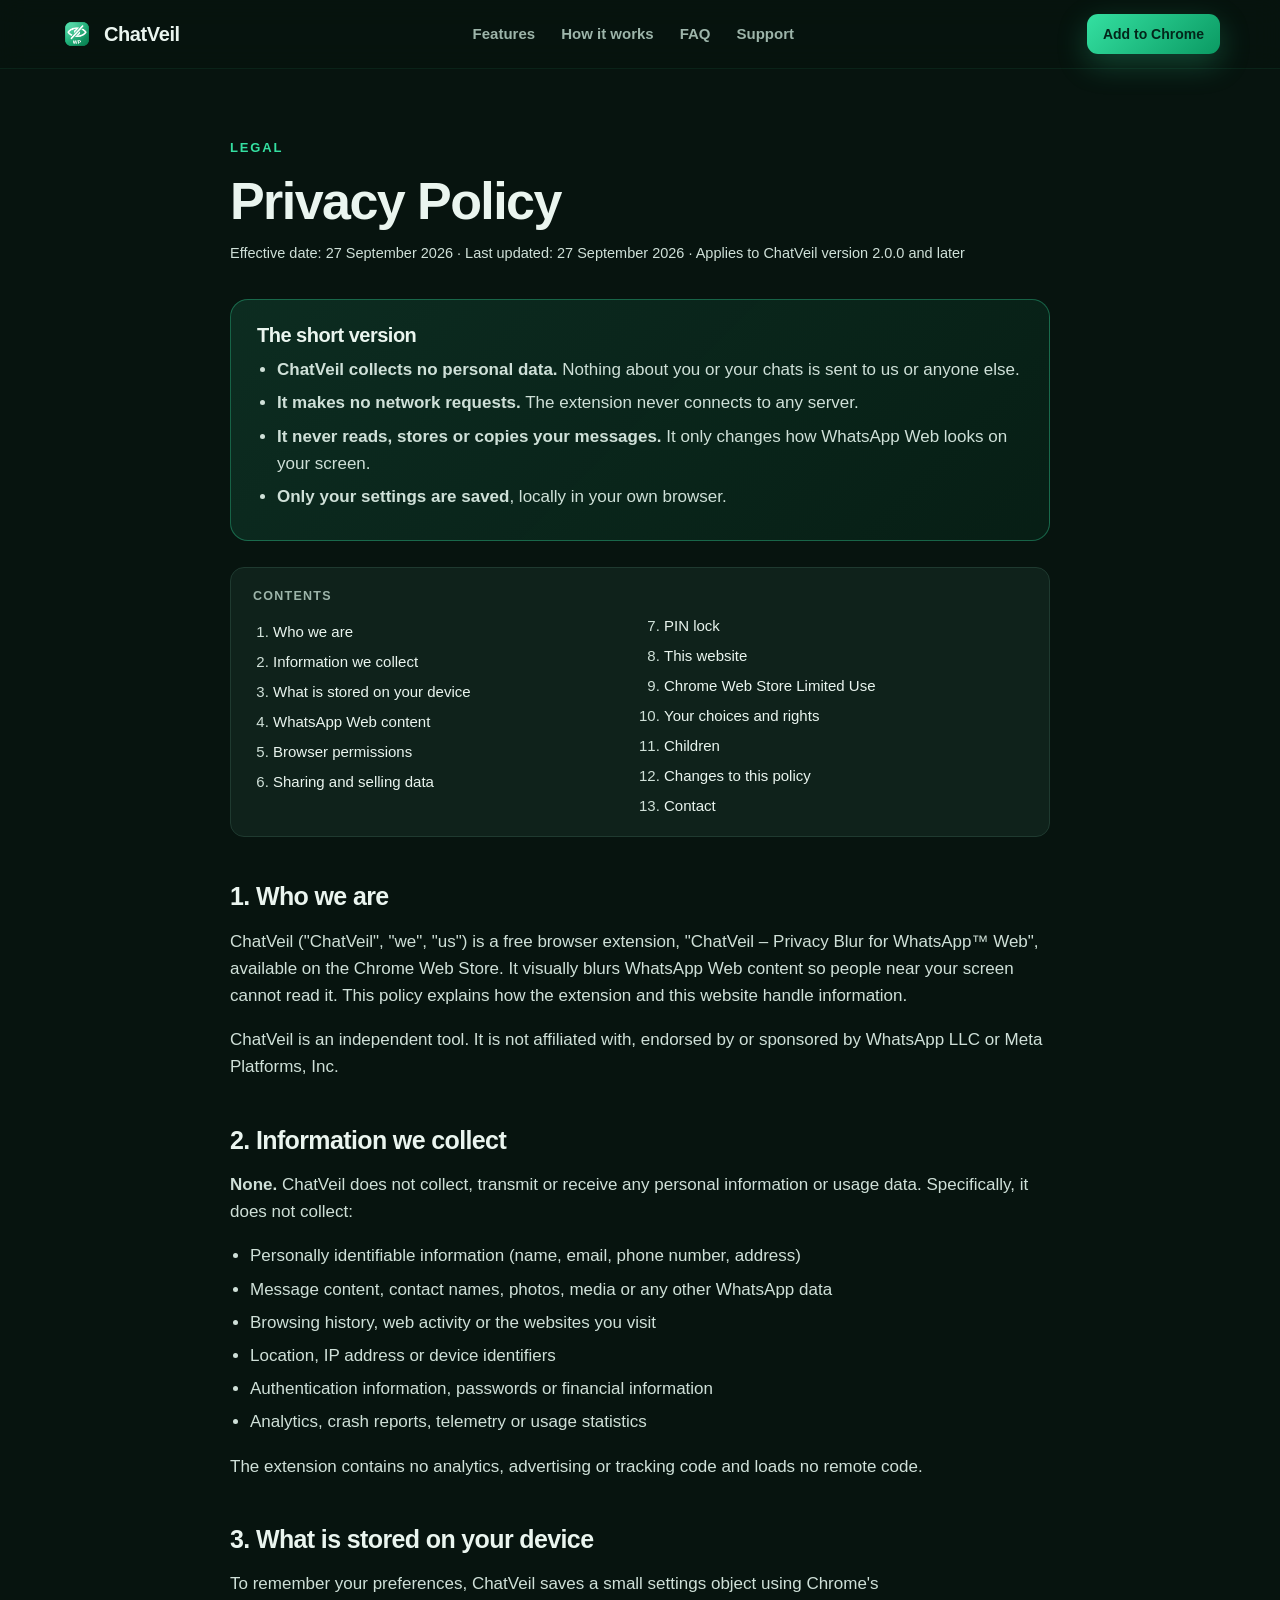
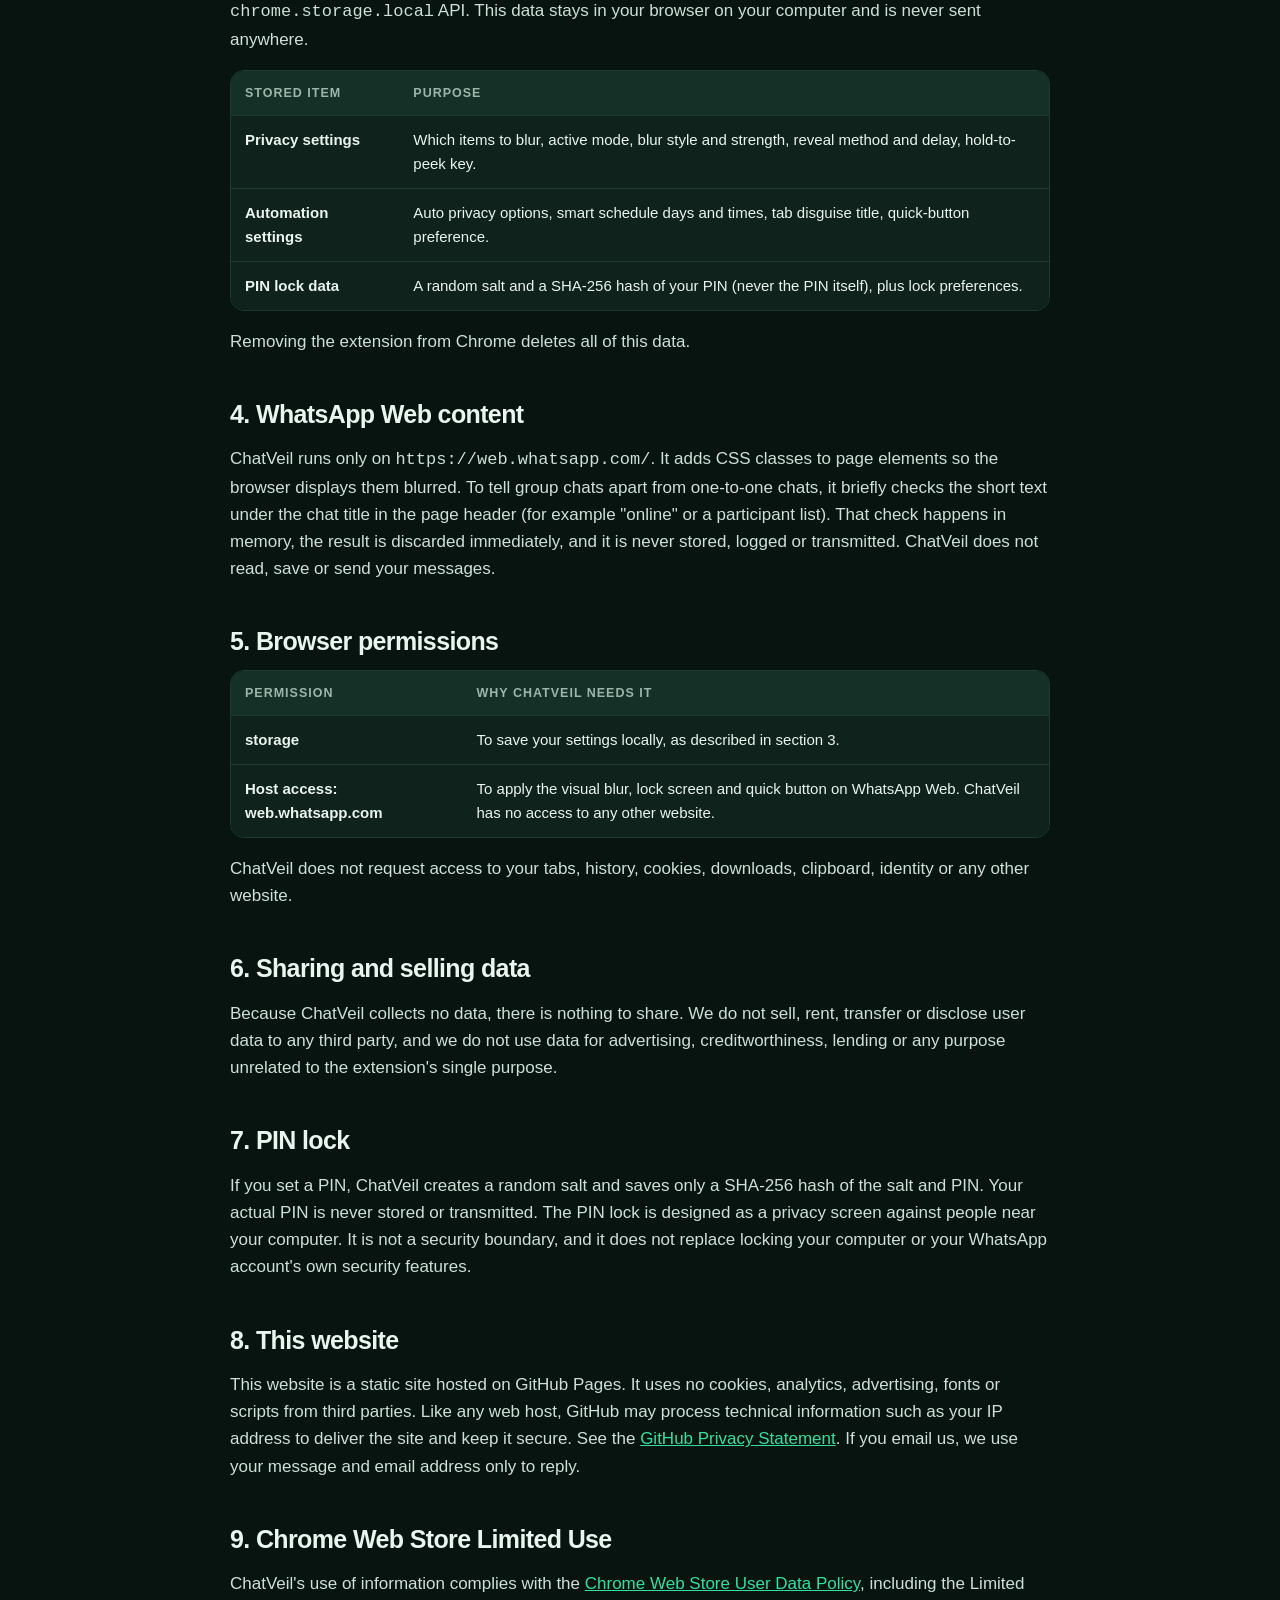
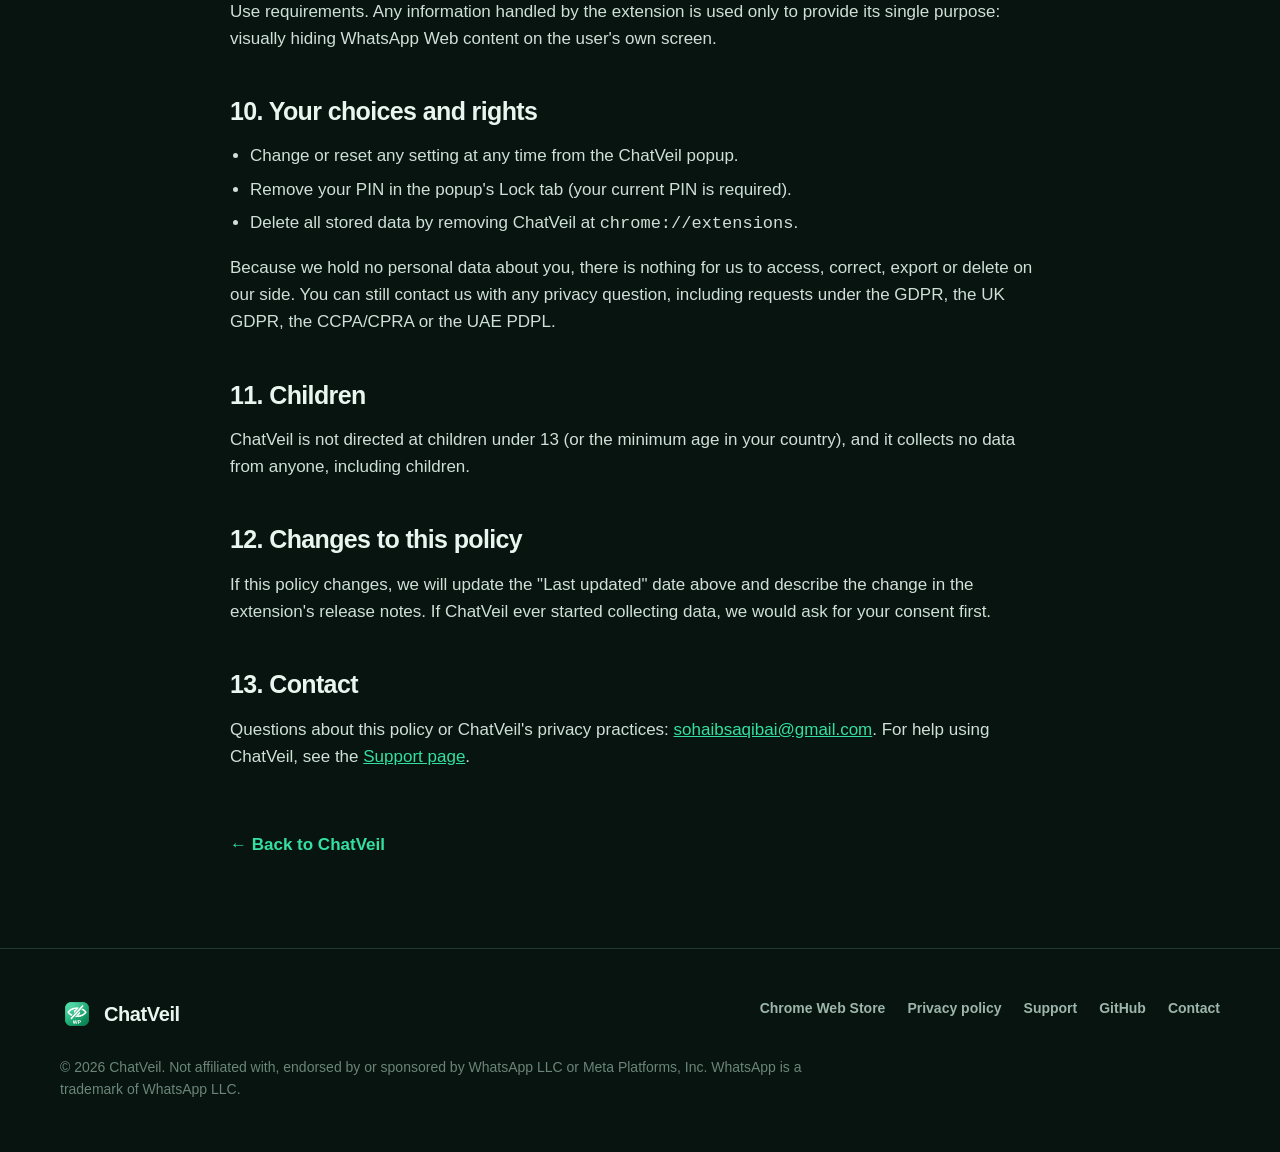
<file: privacy.html>
<!doctype html>
<html lang="en">
<head>
<meta charset="utf-8">
<meta name="viewport" content="width=device-width, initial-scale=1">
<title>Privacy Policy – ChatVeil (Privacy Blur for WhatsApp™ Web)</title>
<meta name="description" content="ChatVeil privacy policy: the extension collects no personal data, makes no network requests and stores only your settings locally in your browser.">
<link rel="canonical" href="https://sohaibsaqibai-dot.github.io/chatveil/privacy.html">
<meta name="robots" content="index, follow">
<meta name="theme-color" content="#07140F">
<link rel="icon" href="favicon.ico" sizes="any">
<link rel="icon" type="image/png" sizes="32x32" href="assets/favicon-32.png">
<link rel="apple-touch-icon" href="assets/apple-touch-icon.png">
<meta property="og:type" content="article">
<meta property="og:site_name" content="ChatVeil">
<meta property="og:title" content="ChatVeil Privacy Policy">
<meta property="og:description" content="No data collected. No network requests. Settings stay in your browser.">
<meta property="og:url" content="https://sohaibsaqibai-dot.github.io/chatveil/privacy.html">
<meta property="og:image" content="https://sohaibsaqibai-dot.github.io/chatveil/assets/og-image.png">
<link rel="stylesheet" href="assets/site.css">
<script type="application/ld+json">
{
  "@context": "https://schema.org",
  "@type": "WebPage",
  "@id": "https://sohaibsaqibai-dot.github.io/chatveil/privacy.html",
  "url": "https://sohaibsaqibai-dot.github.io/chatveil/privacy.html",
  "name": "ChatVeil Privacy Policy",
  "description": "ChatVeil collects no personal data, makes no network requests and stores only user settings locally in the browser.",
  "inLanguage": "en",
  "datePublished": "2026-09-27",
  "dateModified": "2026-09-27",
  "isPartOf": { "@id": "https://sohaibsaqibai-dot.github.io/chatveil/#website" },
  "about": { "@id": "https://sohaibsaqibai-dot.github.io/chatveil/#app" },
  "publisher": {
    "@type": "Organization",
    "@id": "https://sohaibsaqibai-dot.github.io/chatveil/#org",
    "name": "ChatVeil",
    "email": "sohaibsaqibai@gmail.com"
  }
}
</script>
<style>
.doc { padding: 64px 0 90px; }
.doc .wrap { max-width: 820px; }
.doc h1 { font-size: clamp(36px, 5vw, 52px); font-weight: 900; letter-spacing: -0.03em; }
.meta { margin-top: 12px; color: var(--faint); font-size: 14.5px; }
.summary { margin: 34px 0 10px; padding: 24px 26px; border-radius: 18px; background: linear-gradient(135deg, rgba(52,224,161,.12), rgba(11,154,99,.08)); border: 1px solid rgba(52,224,161,.35); }
.summary h2 { font-size: 20px; margin-bottom: 10px; }
.summary ul { margin: 0; padding-left: 20px; }
.summary li { margin: 6px 0; }
.toc { margin: 26px 0 8px; padding: 18px 22px; border-radius: 14px; background: var(--surface); border: 1px solid var(--line); font-size: 15px; }
.toc strong { display: block; margin-bottom: 8px; color: var(--muted); font-size: 12.5px; text-transform: uppercase; letter-spacing: .1em; }
.toc ol { margin: 0; padding-left: 20px; columns: 2; column-gap: 28px; }
.toc a { color: var(--text); text-decoration: none; }
.toc a:hover { color: var(--accent); }
.doc h2.sec { font-size: 25px; margin: 46px 0 12px; scroll-margin-top: 90px; }
.doc p, .doc li { color: #CFE0D8; }
.doc ul.plain { padding-left: 20px; }
.doc li { margin: 6px 0; }
table { width: 100%; border-collapse: separate; border-spacing: 0; border: 1px solid var(--line); border-radius: 14px; overflow: hidden; font-size: 15px; margin-top: 14px; }
th, td { text-align: left; padding: 12px 14px; border-bottom: 1px solid var(--line); vertical-align: top; }
th { background: var(--surface-2); font-size: 12.5px; text-transform: uppercase; letter-spacing: .08em; color: var(--muted); }
td { background: var(--surface); }
tr:last-child td { border-bottom: 0; }
td:first-child { font-weight: 700; }
.back { display: inline-block; margin-top: 44px; font-weight: 700; text-decoration: none; }
@media (max-width: 640px) { .toc ol { columns: 1; } th, td { padding: 10px; font-size: 14px; } }
</style>
</head>
<body>
<a class="skip" href="#main">Skip to content</a>
<header class="nav">
  <div class="wrap">
    <a class="logo" href="./" aria-label="ChatVeil home"><img src="assets/icon-128.png" alt="" width="34" height="34">ChatVeil</a>
    <nav aria-label="Main">
      <ul>
        <li><a href="./#features">Features</a></li>
        <li><a href="./#how">How it works</a></li>
        <li><a href="./#faq">FAQ</a></li>
        <li><a href="support.html">Support</a></li>
      </ul>
    </nav>
    <a class="btn btn-primary btn-sm" href="https://chromewebstore.google.com/detail/eonoagiopcgfgbhfijjfhnohkobojclb" rel="noopener">Add to Chrome</a>
  </div>
</header>

<main id="main" class="doc">
  <div class="wrap">
    <span class="eyebrow">Legal</span>
    <h1>Privacy Policy</h1>
    <p class="meta">Effective date: 27 September 2026 · Last updated: 27 September 2026 · Applies to ChatVeil version 2.0.0 and later</p>

    <div class="summary">
      <h2>The short version</h2>
      <ul>
        <li><strong>ChatVeil collects no personal data.</strong> Nothing about you or your chats is sent to us or anyone else.</li>
        <li><strong>It makes no network requests.</strong> The extension never connects to any server.</li>
        <li><strong>It never reads, stores or copies your messages.</strong> It only changes how WhatsApp Web looks on your screen.</li>
        <li><strong>Only your settings are saved</strong>, locally in your own browser.</li>
      </ul>
    </div>

    <nav class="toc" aria-label="Contents">
      <strong>Contents</strong>
      <ol>
        <li><a href="#who">Who we are</a></li>
        <li><a href="#collect">Information we collect</a></li>
        <li><a href="#local">What is stored on your device</a></li>
        <li><a href="#whatsapp">WhatsApp Web content</a></li>
        <li><a href="#permissions">Browser permissions</a></li>
        <li><a href="#share">Sharing and selling data</a></li>
        <li><a href="#pin">PIN lock</a></li>
        <li><a href="#website">This website</a></li>
        <li><a href="#limited">Chrome Web Store Limited Use</a></li>
        <li><a href="#rights">Your choices and rights</a></li>
        <li><a href="#children">Children</a></li>
        <li><a href="#changes">Changes to this policy</a></li>
        <li><a href="#contact">Contact</a></li>
      </ol>
    </nav>

    <h2 class="sec" id="who">1. Who we are</h2>
    <p>ChatVeil ("ChatVeil", "we", "us") is a free browser extension, "ChatVeil – Privacy Blur for WhatsApp™ Web", available on the Chrome Web Store. It visually blurs WhatsApp Web content so people near your screen cannot read it. This policy explains how the extension and this website handle information.</p>
    <p>ChatVeil is an independent tool. It is not affiliated with, endorsed by or sponsored by WhatsApp LLC or Meta Platforms, Inc.</p>

    <h2 class="sec" id="collect">2. Information we collect</h2>
    <p><strong>None.</strong> ChatVeil does not collect, transmit or receive any personal information or usage data. Specifically, it does not collect:</p>
    <ul class="plain">
      <li>Personally identifiable information (name, email, phone number, address)</li>
      <li>Message content, contact names, photos, media or any other WhatsApp data</li>
      <li>Browsing history, web activity or the websites you visit</li>
      <li>Location, IP address or device identifiers</li>
      <li>Authentication information, passwords or financial information</li>
      <li>Analytics, crash reports, telemetry or usage statistics</li>
    </ul>
    <p>The extension contains no analytics, advertising or tracking code and loads no remote code.</p>

    <h2 class="sec" id="local">3. What is stored on your device</h2>
    <p>To remember your preferences, ChatVeil saves a small settings object using Chrome's <code>chrome.storage.local</code> API. This data stays in your browser on your computer and is never sent anywhere.</p>
    <table>
      <thead><tr><th scope="col">Stored item</th><th scope="col">Purpose</th></tr></thead>
      <tbody>
        <tr><td>Privacy settings</td><td>Which items to blur, active mode, blur style and strength, reveal method and delay, hold-to-peek key.</td></tr>
        <tr><td>Automation settings</td><td>Auto privacy options, smart schedule days and times, tab disguise title, quick-button preference.</td></tr>
        <tr><td>PIN lock data</td><td>A random salt and a SHA-256 hash of your PIN (never the PIN itself), plus lock preferences.</td></tr>
      </tbody>
    </table>
    <p>Removing the extension from Chrome deletes all of this data.</p>

    <h2 class="sec" id="whatsapp">4. WhatsApp Web content</h2>
    <p>ChatVeil runs only on <code>https://web.whatsapp.com/</code>. It adds CSS classes to page elements so the browser displays them blurred. To tell group chats apart from one-to-one chats, it briefly checks the short text under the chat title in the page header (for example "online" or a participant list). That check happens in memory, the result is discarded immediately, and it is never stored, logged or transmitted. ChatVeil does not read, save or send your messages.</p>

    <h2 class="sec" id="permissions">5. Browser permissions</h2>
    <table>
      <thead><tr><th scope="col">Permission</th><th scope="col">Why ChatVeil needs it</th></tr></thead>
      <tbody>
        <tr><td>storage</td><td>To save your settings locally, as described in section 3.</td></tr>
        <tr><td>Host access: web.whatsapp.com</td><td>To apply the visual blur, lock screen and quick button on WhatsApp Web. ChatVeil has no access to any other website.</td></tr>
      </tbody>
    </table>
    <p>ChatVeil does not request access to your tabs, history, cookies, downloads, clipboard, identity or any other website.</p>

    <h2 class="sec" id="share">6. Sharing and selling data</h2>
    <p>Because ChatVeil collects no data, there is nothing to share. We do not sell, rent, transfer or disclose user data to any third party, and we do not use data for advertising, creditworthiness, lending or any purpose unrelated to the extension's single purpose.</p>

    <h2 class="sec" id="pin">7. PIN lock</h2>
    <p>If you set a PIN, ChatVeil creates a random salt and saves only a SHA-256 hash of the salt and PIN. Your actual PIN is never stored or transmitted. The PIN lock is designed as a privacy screen against people near your computer. It is not a security boundary, and it does not replace locking your computer or your WhatsApp account's own security features.</p>

    <h2 class="sec" id="website">8. This website</h2>
    <p>This website is a static site hosted on GitHub Pages. It uses no cookies, analytics, advertising, fonts or scripts from third parties. Like any web host, GitHub may process technical information such as your IP address to deliver the site and keep it secure. See the <a href="https://docs.github.com/en/site-policy/privacy-policies/github-general-privacy-statement" rel="noopener">GitHub Privacy Statement</a>. If you email us, we use your message and email address only to reply.</p>

    <h2 class="sec" id="limited">9. Chrome Web Store Limited Use</h2>
    <p>ChatVeil's use of information complies with the <a href="https://developer.chrome.com/docs/webstore/program-policies/" rel="noopener">Chrome Web Store User Data Policy</a>, including the Limited Use requirements. Any information handled by the extension is used only to provide its single purpose: visually hiding WhatsApp Web content on the user's own screen.</p>

    <h2 class="sec" id="rights">10. Your choices and rights</h2>
    <ul class="plain">
      <li>Change or reset any setting at any time from the ChatVeil popup.</li>
      <li>Remove your PIN in the popup's Lock tab (your current PIN is required).</li>
      <li>Delete all stored data by removing ChatVeil at <code>chrome://extensions</code>.</li>
    </ul>
    <p>Because we hold no personal data about you, there is nothing for us to access, correct, export or delete on our side. You can still contact us with any privacy question, including requests under the GDPR, the UK GDPR, the CCPA/CPRA or the UAE PDPL.</p>

    <h2 class="sec" id="children">11. Children</h2>
    <p>ChatVeil is not directed at children under 13 (or the minimum age in your country), and it collects no data from anyone, including children.</p>

    <h2 class="sec" id="changes">12. Changes to this policy</h2>
    <p>If this policy changes, we will update the "Last updated" date above and describe the change in the extension's release notes. If ChatVeil ever started collecting data, we would ask for your consent first.</p>

    <h2 class="sec" id="contact">13. Contact</h2>
    <p>Questions about this policy or ChatVeil's privacy practices: <a href="mailto:sohaibsaqibai@gmail.com">sohaibsaqibai@gmail.com</a>. For help using ChatVeil, see the <a href="support.html">Support page</a>.</p>

    <a class="back" href="./">← Back to ChatVeil</a>
  </div>
</main>

<footer class="site">
  <div class="wrap">
    <div class="cols">
      <a class="logo" href="./"><img src="assets/icon-128.png" alt="" width="34" height="34">ChatVeil</a>
      <nav aria-label="Footer">
        <a href="https://chromewebstore.google.com/detail/eonoagiopcgfgbhfijjfhnohkobojclb" rel="noopener">Chrome Web Store</a>
        <a href="privacy.html" aria-current="page">Privacy policy</a>
        <a href="support.html">Support</a>
        <a href="https://github.com/sohaibsaqibai-dot/chatveil" rel="noopener">GitHub</a>
        <a href="mailto:sohaibsaqibai@gmail.com">Contact</a>
      </nav>
    </div>
    <p class="disc">© 2026 ChatVeil. Not affiliated with, endorsed by or sponsored by WhatsApp LLC or Meta Platforms, Inc. WhatsApp is a trademark of WhatsApp LLC.</p>
  </div>
</footer>
</body>
</html>
</file>
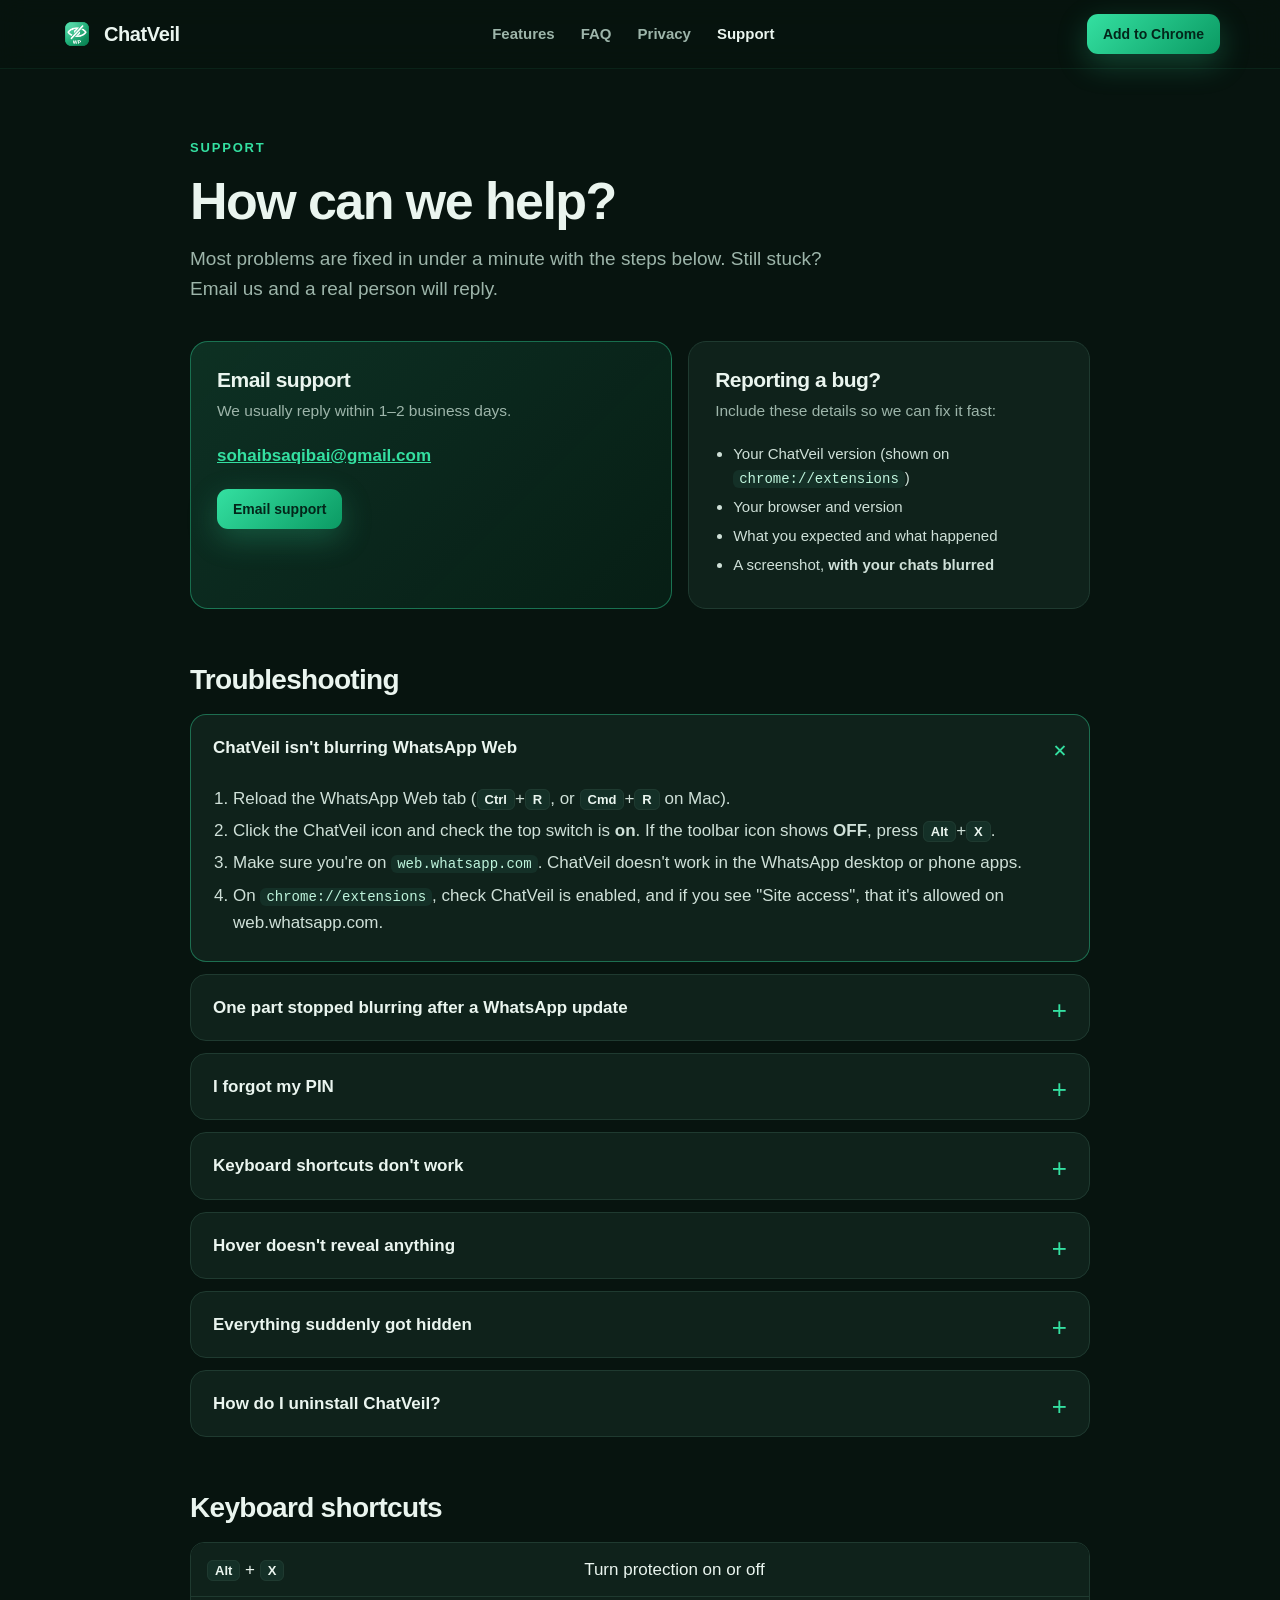
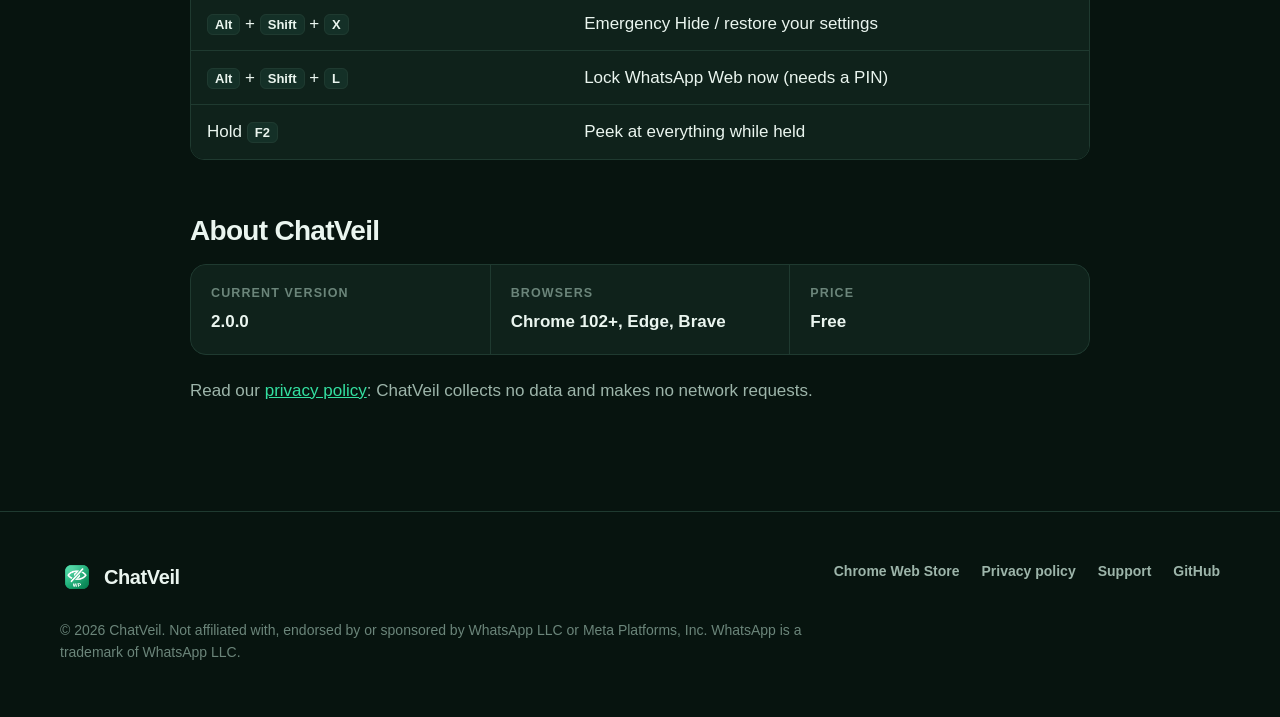
<file: support.html>
<!doctype html>
<html lang="en">
<head>
<meta charset="utf-8">
<meta name="viewport" content="width=device-width, initial-scale=1">
<title>Support – ChatVeil (Privacy Blur for WhatsApp™ Web)</title>
<meta name="description" content="Get help with ChatVeil: fix blur not working, forgotten PIN, keyboard shortcuts, uninstalling, and how to contact support or report a bug.">
<link rel="canonical" href="https://sohaibsaqibai-dot.github.io/chatveil/support.html">
<meta name="robots" content="index, follow">
<meta name="theme-color" content="#07140F">
<link rel="icon" href="favicon.ico" sizes="any">
<link rel="icon" type="image/png" sizes="32x32" href="assets/favicon-32.png">
<link rel="apple-touch-icon" href="assets/apple-touch-icon.png">
<meta property="og:type" content="website">
<meta property="og:site_name" content="ChatVeil">
<meta property="og:title" content="ChatVeil Support">
<meta property="og:description" content="Help, troubleshooting and contact for the ChatVeil Chrome extension.">
<meta property="og:url" content="https://sohaibsaqibai-dot.github.io/chatveil/support.html">
<meta property="og:image" content="https://sohaibsaqibai-dot.github.io/chatveil/assets/og-image.png">
<link rel="stylesheet" href="assets/site.css">
<script type="application/ld+json">
{
  "@context": "https://schema.org",
  "@graph": [
    {
      "@type": "ContactPage",
      "@id": "https://sohaibsaqibai-dot.github.io/chatveil/support.html",
      "url": "https://sohaibsaqibai-dot.github.io/chatveil/support.html",
      "name": "ChatVeil Support",
      "inLanguage": "en",
      "dateModified": "2026-09-27",
      "about": { "@id": "https://sohaibsaqibai-dot.github.io/chatveil/#app" },
      "mainEntity": {
        "@type": "Organization",
        "@id": "https://sohaibsaqibai-dot.github.io/chatveil/#org",
        "name": "ChatVeil",
        "contactPoint": {
          "@type": "ContactPoint",
          "contactType": "customer support",
          "email": "sohaibsaqibai@gmail.com",
          "availableLanguage": ["English"]
        }
      }
    },
    {
      "@type": "FAQPage",
      "mainEntity": [
        { "@type": "Question", "name": "ChatVeil is not blurring WhatsApp Web. How do I fix it?",
          "acceptedAnswer": { "@type": "Answer", "text": "Reload the WhatsApp Web tab (Ctrl+R or Cmd+R). Check the ChatVeil switch is on in the popup and the toolbar icon doesn't show OFF. Make sure you're on web.whatsapp.com. If only one item stops blurring after a WhatsApp update, email support so the fix can ship quickly." } },
        { "@type": "Question", "name": "I forgot my ChatVeil PIN. What do I do?",
          "acceptedAnswer": { "@type": "Answer", "text": "For your privacy the PIN can't be recovered. Open chrome://extensions, remove ChatVeil and install it again from the Chrome Web Store. This resets all ChatVeil settings, including the PIN. Your WhatsApp chats are not affected." } },
        { "@type": "Question", "name": "The keyboard shortcuts don't work.",
          "acceptedAnswer": { "@type": "Answer", "text": "Another extension or app may use the same keys. Open chrome://extensions/shortcuts, find ChatVeil and set new shortcuts for on/off, Emergency Hide and Lock." } },
        { "@type": "Question", "name": "How do I uninstall ChatVeil?",
          "acceptedAnswer": { "@type": "Answer", "text": "Right-click the ChatVeil icon in the Chrome toolbar and choose Remove from Chrome, or remove it at chrome://extensions. All ChatVeil settings are deleted." } }
      ]
    }
  ]
}
</script>
<style>
.doc { padding: 64px 0 90px; }
.doc .wrap { max-width: 900px; }
.doc h1 { font-size: clamp(36px, 5vw, 52px); font-weight: 900; letter-spacing: -0.03em; }
.intro { color: var(--muted); font-size: 19px; margin: 14px 0 0; max-width: 640px; }
.contact { display: grid; grid-template-columns: 1.2fr 1fr; gap: 16px; margin-top: 36px; }
.box { padding: 26px; border-radius: 18px; background: var(--surface); border: 1px solid var(--line); }
.box.main { background: linear-gradient(135deg, rgba(52,224,161,.14), rgba(11,154,99,.08)); border-color: rgba(52,224,161,.4); }
.box h2 { font-size: 21px; }
.box p { color: var(--muted); margin: 8px 0 18px; font-size: 15.5px; }
.box ul { margin: 0; padding-left: 18px; color: #CFE0D8; font-size: 15px; }
.box li { margin: 5px 0; }
.mail { font-weight: 800; font-size: 17px; word-break: break-all; }
.doc h2.sec { font-size: 28px; margin: 56px 0 18px; }
.faq { display: grid; gap: 12px; }
.faq details { border-radius: 16px; background: var(--surface); border: 1px solid var(--line); padding: 0 22px; }
.faq details[open] { border-color: rgba(52,224,161,.4); }
.faq summary { cursor: pointer; list-style: none; padding: 19px 34px 19px 0; font-weight: 750; font-size: 17px; position: relative; }
.faq summary::-webkit-details-marker { display: none; }
.faq summary::after { content: "+"; position: absolute; right: 0; top: 15px; font-size: 26px; font-weight: 400; color: var(--accent); transition: transform .2s; }
.faq details[open] summary::after { transform: rotate(45deg); }
.faq .a { padding: 0 0 20px; color: #CFE0D8; }
.faq .a p { margin: 0 0 10px; }
.faq ol { margin: 0; padding-left: 20px; }
.faq li { margin: 5px 0; }
kbd { font: 700 13px var(--font); padding: 2px 7px; border-radius: 6px; background: var(--surface-2); border: 1px solid var(--line); color: var(--text); }
code { font-size: 14px; padding: 1px 6px; border-radius: 6px; background: var(--surface-2); color: #BFF5DD; }
.keys { width: 100%; border-collapse: separate; border-spacing: 0; border: 1px solid var(--line); border-radius: 14px; overflow: hidden; }
.keys td { padding: 13px 16px; border-bottom: 1px solid var(--line); background: var(--surface); }
.keys tr:last-child td { border-bottom: 0; }
.keys td:first-child { width: 42%; white-space: nowrap; }
.info { display: grid; grid-template-columns: repeat(3, 1fr); gap: 1px; background: var(--line); border: 1px solid var(--line); border-radius: 16px; overflow: hidden; }
.info div { background: var(--surface); padding: 18px 20px; }
.info dt { color: var(--faint); font-size: 12.5px; text-transform: uppercase; letter-spacing: .09em; font-weight: 700; }
.info dd { margin: 5px 0 0; font-weight: 700; }
@media (max-width: 720px) { .contact, .info { grid-template-columns: 1fr; } .keys td:first-child { white-space: normal; } }
</style>
</head>
<body>
<a class="skip" href="#main">Skip to content</a>
<header class="nav">
  <div class="wrap">
    <a class="logo" href="./" aria-label="ChatVeil home"><img src="assets/icon-128.png" alt="" width="34" height="34">ChatVeil</a>
    <nav aria-label="Main">
      <ul>
        <li><a href="./#features">Features</a></li>
        <li><a href="./#faq">FAQ</a></li>
        <li><a href="privacy.html">Privacy</a></li>
        <li><a href="support.html" aria-current="page" style="color:var(--text)">Support</a></li>
      </ul>
    </nav>
    <a class="btn btn-primary btn-sm" href="https://chromewebstore.google.com/detail/eonoagiopcgfgbhfijjfhnohkobojclb" rel="noopener">Add to Chrome</a>
  </div>
</header>

<main id="main" class="doc">
  <div class="wrap">
    <span class="eyebrow">Support</span>
    <h1>How can we help?</h1>
    <p class="intro">Most problems are fixed in under a minute with the steps below. Still stuck? Email us and a real person will reply.</p>

    <div class="contact">
      <div class="box main">
        <h2>Email support</h2>
        <p>We usually reply within 1–2 business days.</p>
        <a class="mail" href="mailto:sohaibsaqibai@gmail.com?subject=ChatVeil%20support">sohaibsaqibai@gmail.com</a>
        <div style="margin-top:20px"><a class="btn btn-primary btn-sm" href="mailto:sohaibsaqibai@gmail.com?subject=ChatVeil%20support">Email support</a></div>
      </div>
      <div class="box">
        <h2>Reporting a bug?</h2>
        <p>Include these details so we can fix it fast:</p>
        <ul>
          <li>Your ChatVeil version (shown on <code>chrome://extensions</code>)</li>
          <li>Your browser and version</li>
          <li>What you expected and what happened</li>
          <li>A screenshot, <strong>with your chats blurred</strong></li>
        </ul>
      </div>
    </div>

    <h2 class="sec">Troubleshooting</h2>
    <div class="faq">
      <details open>
        <summary>ChatVeil isn't blurring WhatsApp Web</summary>
        <div class="a"><ol>
          <li>Reload the WhatsApp Web tab (<kbd>Ctrl</kbd>+<kbd>R</kbd>, or <kbd>Cmd</kbd>+<kbd>R</kbd> on Mac).</li>
          <li>Click the ChatVeil icon and check the top switch is <strong>on</strong>. If the toolbar icon shows <strong>OFF</strong>, press <kbd>Alt</kbd>+<kbd>X</kbd>.</li>
          <li>Make sure you're on <code>web.whatsapp.com</code>. ChatVeil doesn't work in the WhatsApp desktop or phone apps.</li>
          <li>On <code>chrome://extensions</code>, check ChatVeil is enabled, and if you see "Site access", that it's allowed on web.whatsapp.com.</li>
        </ol></div>
      </details>
      <details>
        <summary>One part stopped blurring after a WhatsApp update</summary>
        <div class="a"><p>WhatsApp sometimes changes how its page is built, which can stop one item (for example names or search) from blurring. Everything else keeps working. Please <a href="mailto:sohaibsaqibai@gmail.com?subject=ChatVeil%3A%20item%20not%20blurring">email us</a> which item stopped, and we'll ship an update. Chrome installs updates automatically.</p></div>
      </details>
      <details>
        <summary>I forgot my PIN</summary>
        <div class="a"><p>For your privacy, the PIN can't be recovered: we never see it, and it's stored only as a one-way hash on your computer. To reset it:</p><ol>
          <li>Open <code>chrome://extensions</code> and click <strong>Remove</strong> on ChatVeil.</li>
          <li>Install it again from the <a href="https://chromewebstore.google.com/detail/eonoagiopcgfgbhfijjfhnohkobojclb" rel="noopener">Chrome Web Store</a>.</li>
        </ol><p>This resets all ChatVeil settings. Your WhatsApp chats are not affected.</p></div>
      </details>
      <details>
        <summary>Keyboard shortcuts don't work</summary>
        <div class="a"><p>Another extension or app may be using the same keys. Open <code>chrome://extensions/shortcuts</code>, find ChatVeil, and choose new keys for on/off, Emergency Hide and Lock. For the hold-to-peek key, open the ChatVeil popup, go to <strong>Reveal</strong> and pick F2, F3 or F4.</p></div>
      </details>
      <details>
        <summary>Hover doesn't reveal anything</summary>
        <div class="a"><p>You're probably in <strong>Screen share</strong> mode, or <strong>Screen-share lock</strong> is on. Both turn hover off on purpose. Switch to another mode in the popup, or hold <kbd>F2</kbd> to peek. Also check <strong>Reveal → Reveal with</strong>: in Click mode, you click once to reveal.</p></div>
      </details>
      <details>
        <summary>Everything suddenly got hidden</summary>
        <div class="a"><p>Emergency Hide or Auto privacy is active. Press <kbd>Alt</kbd>+<kbd>Shift</kbd>+<kbd>X</kbd> to restore, or click back into the WhatsApp window. If a <strong>Smart schedule</strong> is set, ChatVeil switches mode automatically during those hours. You can change this in the popup's <strong>Auto</strong> tab.</p></div>
      </details>
      <details>
        <summary>How do I uninstall ChatVeil?</summary>
        <div class="a"><p>Right-click the ChatVeil icon in the Chrome toolbar and choose <strong>Remove from Chrome</strong>, or remove it on <code>chrome://extensions</code>. All ChatVeil settings are deleted. Nothing is stored anywhere else.</p></div>
      </details>
    </div>

    <h2 class="sec">Keyboard shortcuts</h2>
    <table class="keys">
      <tbody>
        <tr><td><kbd>Alt</kbd> + <kbd>X</kbd></td><td>Turn protection on or off</td></tr>
        <tr><td><kbd>Alt</kbd> + <kbd>Shift</kbd> + <kbd>X</kbd></td><td>Emergency Hide / restore your settings</td></tr>
        <tr><td><kbd>Alt</kbd> + <kbd>Shift</kbd> + <kbd>L</kbd></td><td>Lock WhatsApp Web now (needs a PIN)</td></tr>
        <tr><td>Hold <kbd>F2</kbd></td><td>Peek at everything while held</td></tr>
      </tbody>
    </table>

    <h2 class="sec">About ChatVeil</h2>
    <dl class="info">
      <div><dt>Current version</dt><dd>2.0.0</dd></div>
      <div><dt>Browsers</dt><dd>Chrome 102+, Edge, Brave</dd></div>
      <div><dt>Price</dt><dd>Free</dd></div>
    </dl>
    <p style="margin-top:22px;color:var(--muted)">Read our <a href="privacy.html">privacy policy</a>: ChatVeil collects no data and makes no network requests.</p>
  </div>
</main>

<footer class="site">
  <div class="wrap">
    <div class="cols">
      <a class="logo" href="./"><img src="assets/icon-128.png" alt="" width="34" height="34">ChatVeil</a>
      <nav aria-label="Footer">
        <a href="https://chromewebstore.google.com/detail/eonoagiopcgfgbhfijjfhnohkobojclb" rel="noopener">Chrome Web Store</a>
        <a href="privacy.html">Privacy policy</a>
        <a href="support.html" aria-current="page">Support</a>
        <a href="https://github.com/sohaibsaqibai-dot/chatveil" rel="noopener">GitHub</a>
      </nav>
    </div>
    <p class="disc">© 2026 ChatVeil. Not affiliated with, endorsed by or sponsored by WhatsApp LLC or Meta Platforms, Inc. WhatsApp is a trademark of WhatsApp LLC.</p>
  </div>
</footer>
</body>
</html>
</file>
<file: assets/site.css>
/* ChatVeil website — Deep Green. System fonts only: no third-party requests. */
:root {
  --bg: #07140F;
  --bg-2: #0B1D16;
  --surface: #0F221B;
  --surface-2: #143027;
  --line: #1F3A30;
  --text: #EAF5EF;
  --muted: #9DB5AA;
  --faint: #6B857A;
  --accent: #34E0A1;
  --accent-2: #0B9A63;
  --grad: linear-gradient(135deg, #34E0A1, #0B9A63);
  --on-accent: #03261A;
  --radius: 18px;
  --max: 1160px;
  --font: -apple-system, BlinkMacSystemFont, "Segoe UI", "Inter", Roboto, "Helvetica Neue", Arial, sans-serif;
}
* { box-sizing: border-box; }
html { scroll-behavior: smooth; }
body {
  margin: 0;
  background: var(--bg);
  color: var(--text);
  font: 17px/1.6 var(--font);
  -webkit-font-smoothing: antialiased;
  overflow-x: hidden;
}
img { max-width: 100%; display: block; }
a { color: var(--accent); }
a:focus-visible, button:focus-visible, summary:focus-visible { outline: 3px solid var(--accent); outline-offset: 3px; border-radius: 6px; }
.wrap { width: min(var(--max), 100% - 40px); margin-inline: auto; }
.skip { position: absolute; left: -999px; top: 8px; background: var(--accent); color: var(--on-accent); padding: 8px 14px; border-radius: 8px; z-index: 99; font-weight: 700; }
.skip:focus { left: 12px; }

/* Nav */
.nav { position: sticky; top: 0; z-index: 50; backdrop-filter: blur(14px); -webkit-backdrop-filter: blur(14px); background: rgba(7, 20, 15, 0.72); border-bottom: 1px solid rgba(52, 224, 161, 0.08); }
.nav .wrap { display: flex; align-items: center; justify-content: space-between; height: 68px; gap: 16px; }
.logo { display: flex; align-items: center; gap: 10px; color: var(--text); text-decoration: none; font-weight: 800; font-size: 20px; letter-spacing: -0.02em; }
.logo img { width: 34px; height: 34px; }
.nav ul { display: flex; gap: 26px; list-style: none; margin: 0; padding: 0; }
.nav ul a { color: var(--muted); text-decoration: none; font-size: 15px; font-weight: 600; }
.nav ul a:hover { color: var(--text); }

/* Buttons */
.btn { display: inline-flex; align-items: center; gap: 10px; padding: 14px 22px; border-radius: 14px; font-weight: 800; font-size: 16px; text-decoration: none; border: 0; cursor: pointer; transition: transform .15s, box-shadow .15s, background .15s; }
.btn-primary { background: var(--grad); color: var(--on-accent); box-shadow: 0 10px 30px rgba(52, 224, 161, 0.25); }
.btn-primary:hover { transform: translateY(-2px); box-shadow: 0 14px 36px rgba(52, 224, 161, 0.35); }
.btn-ghost { background: transparent; color: var(--text); border: 1.5px solid var(--line); }
.btn-ghost:hover { border-color: var(--accent); }
.btn-sm { padding: 9px 16px; font-size: 14px; border-radius: 11px; }
.btn svg { width: 20px; height: 20px; }

/* Sections */
section { padding: 96px 0; }
.eyebrow { display: inline-block; color: var(--accent); font-weight: 800; font-size: 13px; letter-spacing: .14em; text-transform: uppercase; margin-bottom: 14px; }
h1, h2, h3 { letter-spacing: -0.025em; line-height: 1.1; margin: 0; }
h2 { font-size: clamp(32px, 4.4vw, 48px); font-weight: 850; }
.lead { color: var(--muted); font-size: clamp(17px, 1.6vw, 20px); max-width: 660px; margin: 18px 0 0; }
.center { text-align: center; }
.center .lead { margin-inline: auto; }
.accent { color: var(--accent); }

/* Footer */
footer.site { border-top: 1px solid var(--line); padding: 48px 0 40px; color: var(--faint); font-size: 14px; }
footer.site .cols { display: flex; flex-wrap: wrap; justify-content: space-between; gap: 28px; }
footer.site nav { display: flex; gap: 22px; flex-wrap: wrap; }
footer.site nav a { color: var(--muted); text-decoration: none; font-weight: 600; }
footer.site nav a:hover { color: var(--text); }
footer.site .disc { margin-top: 26px; max-width: 760px; line-height: 1.55; }

@media (max-width: 820px) {
  .nav ul { display: none; }
  section { padding: 68px 0; }
}
@media (prefers-reduced-motion: reduce) {
  *, *::before, *::after { transition: none !important; animation: none !important; scroll-behavior: auto !important; }
}
</file>
